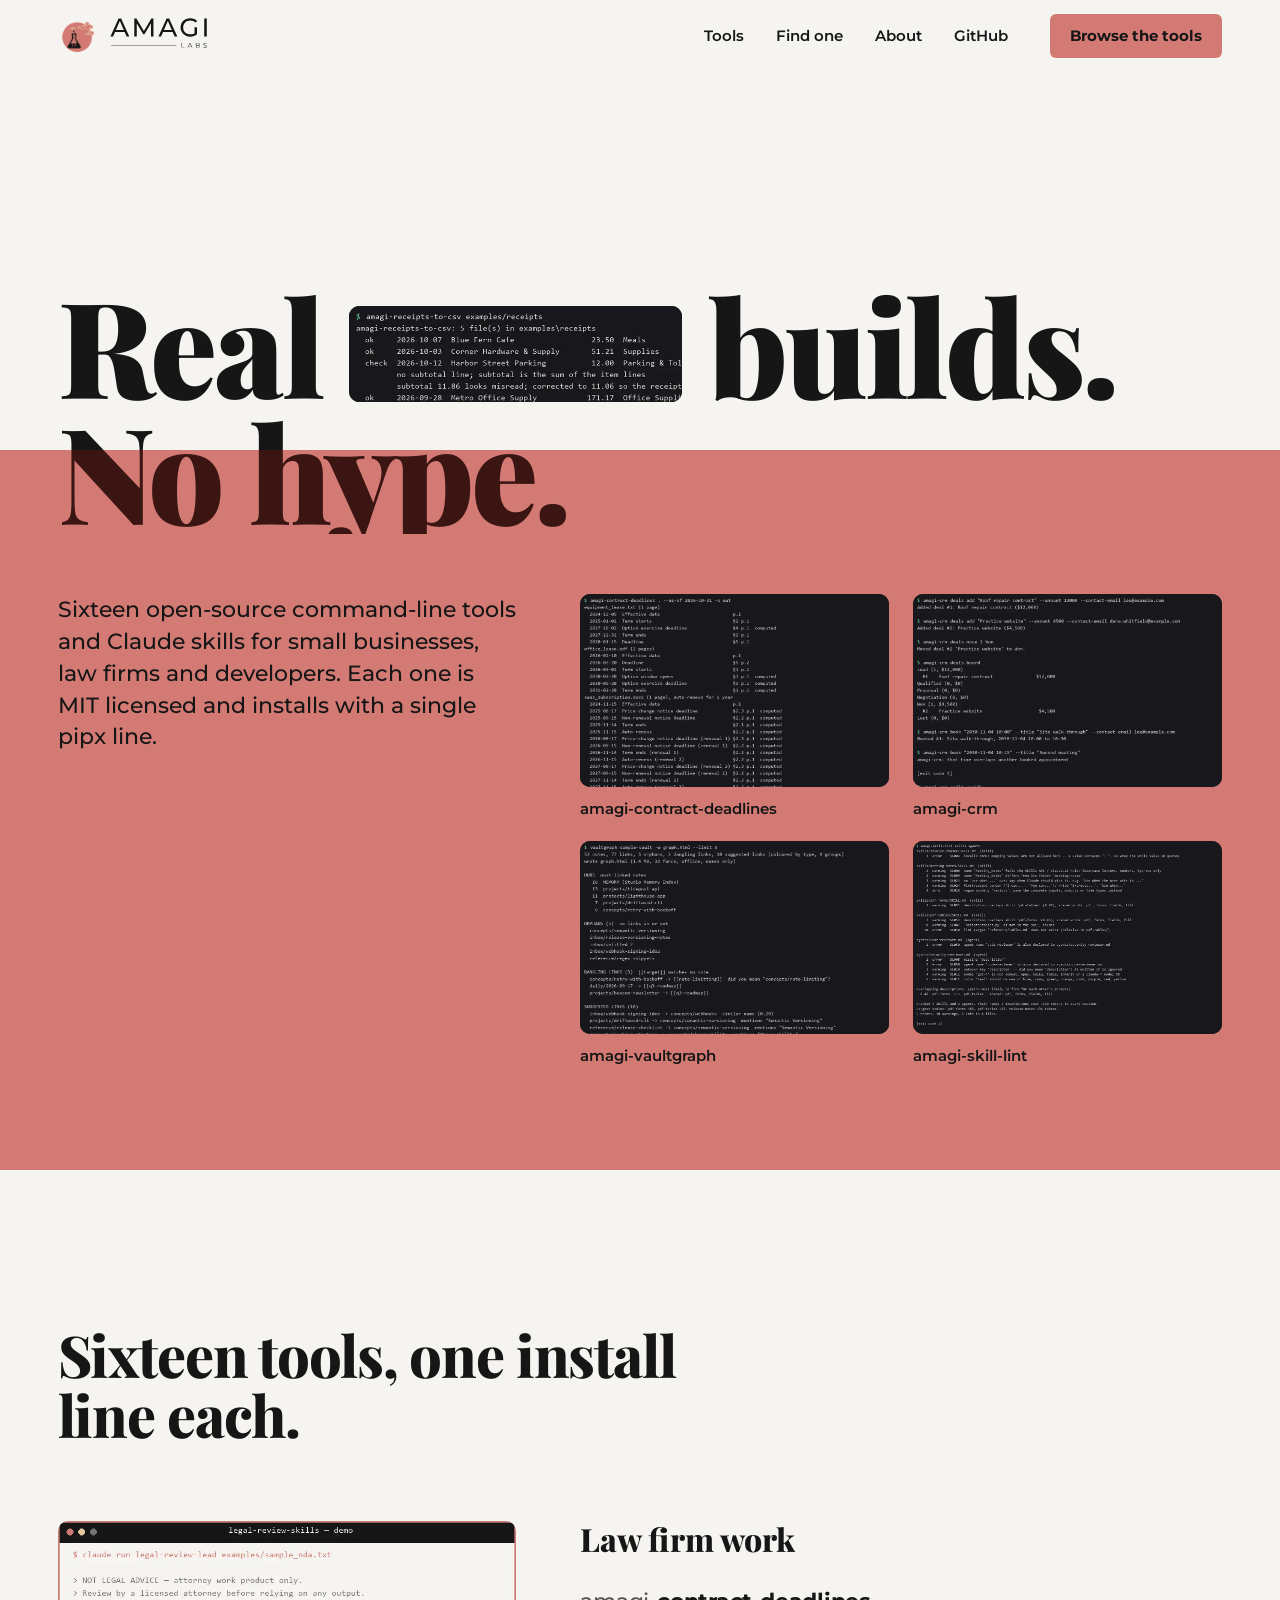
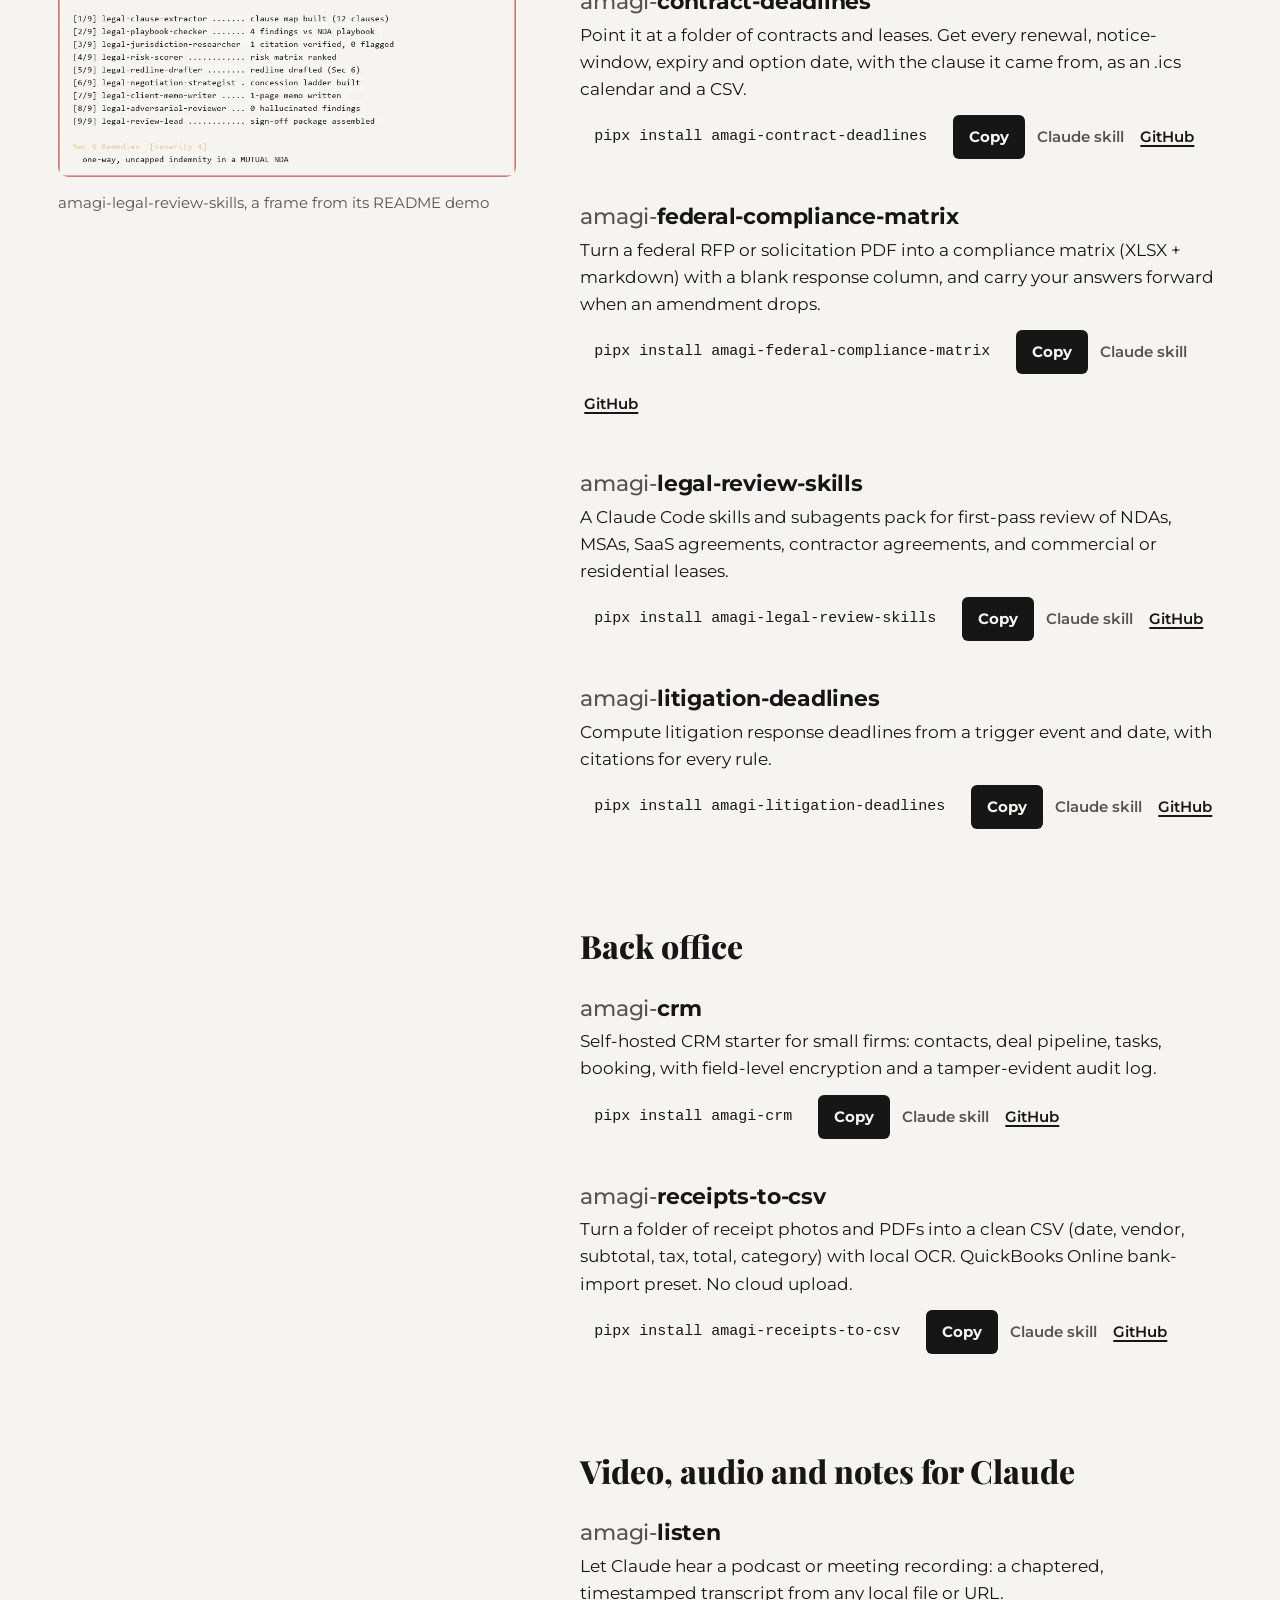
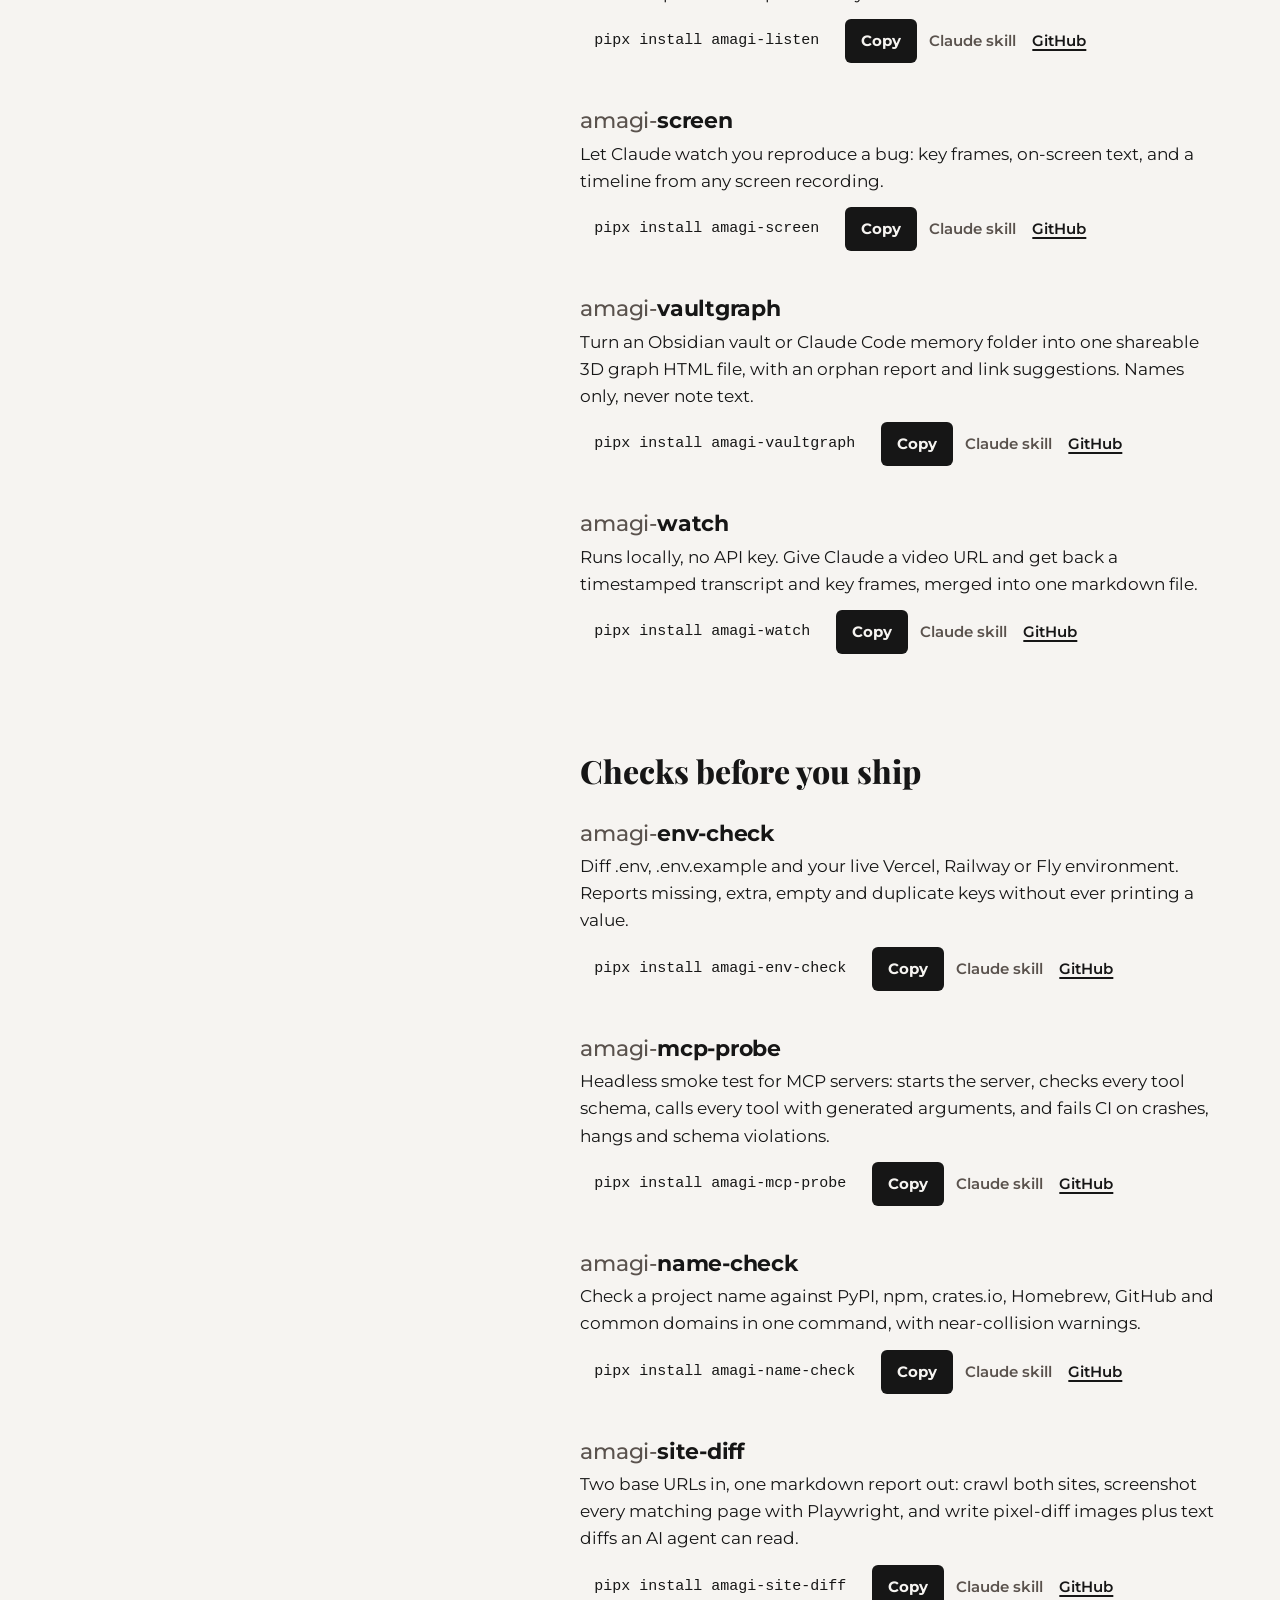
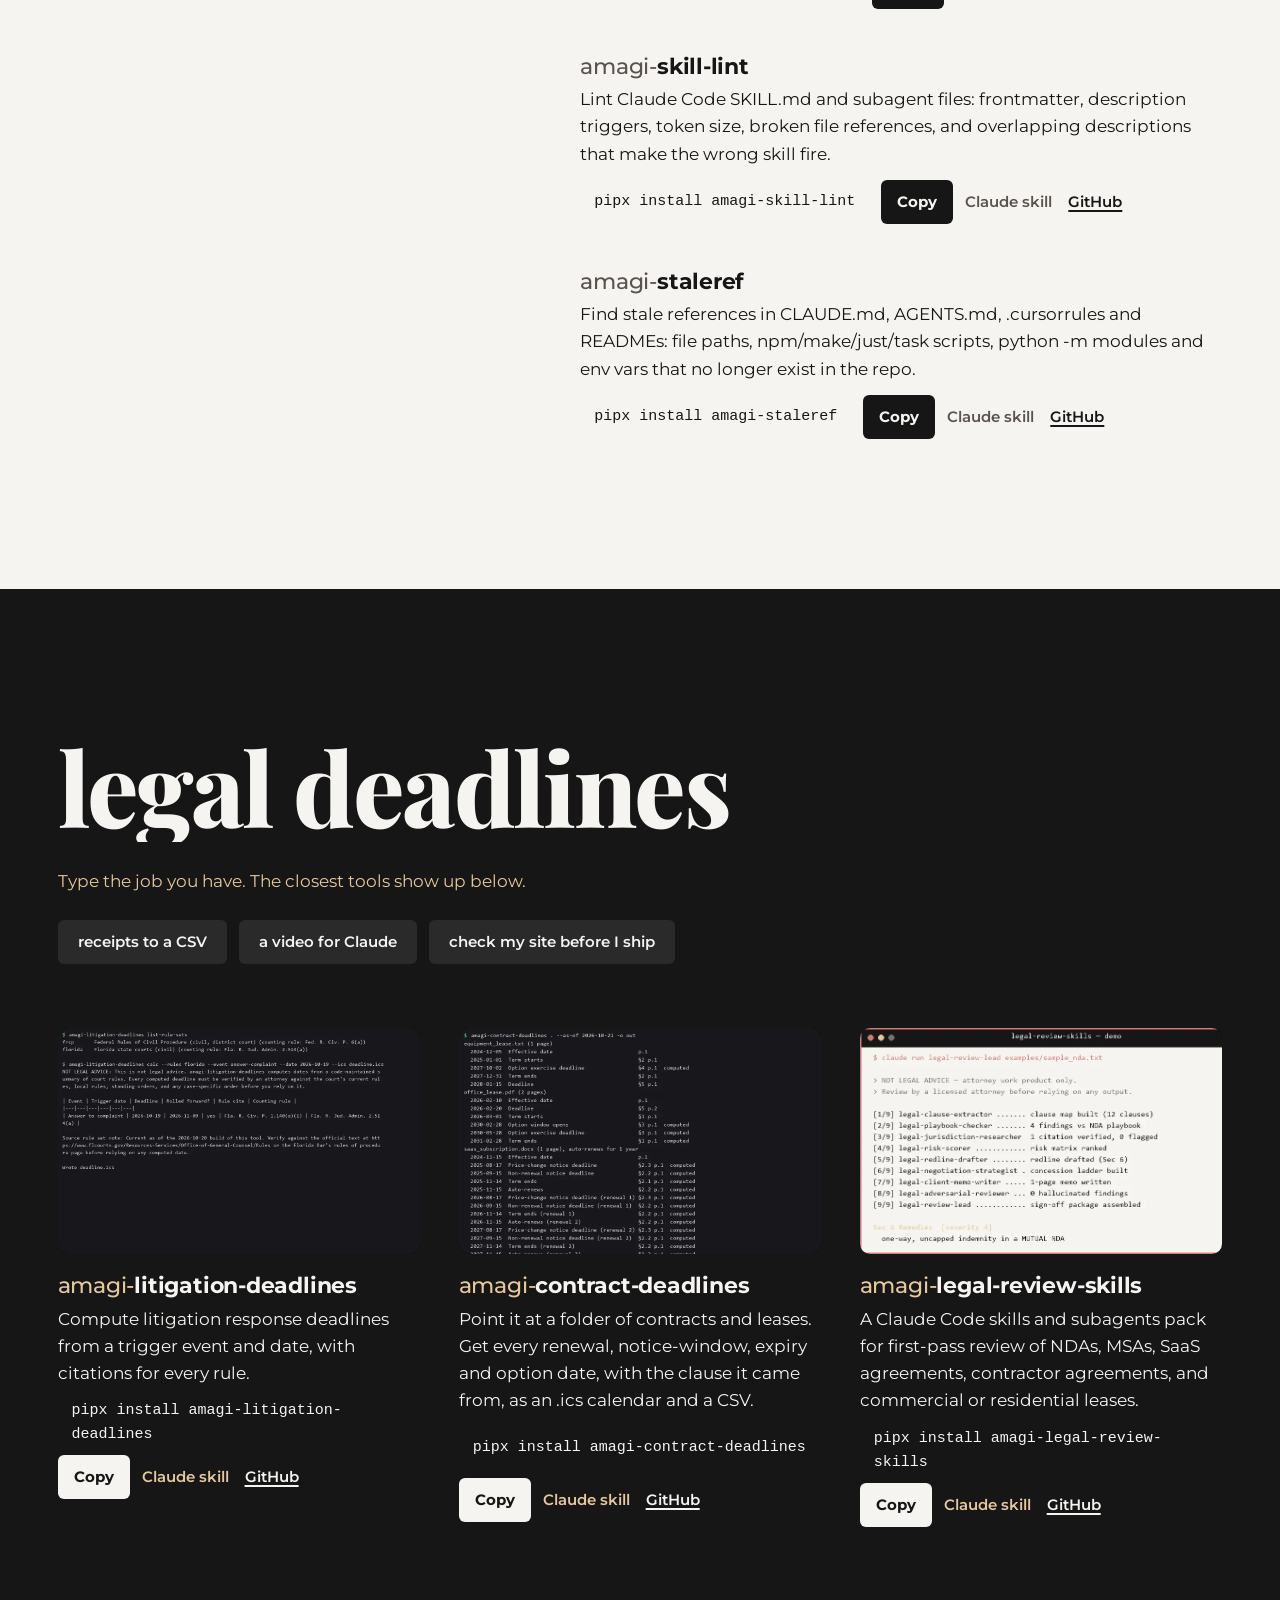
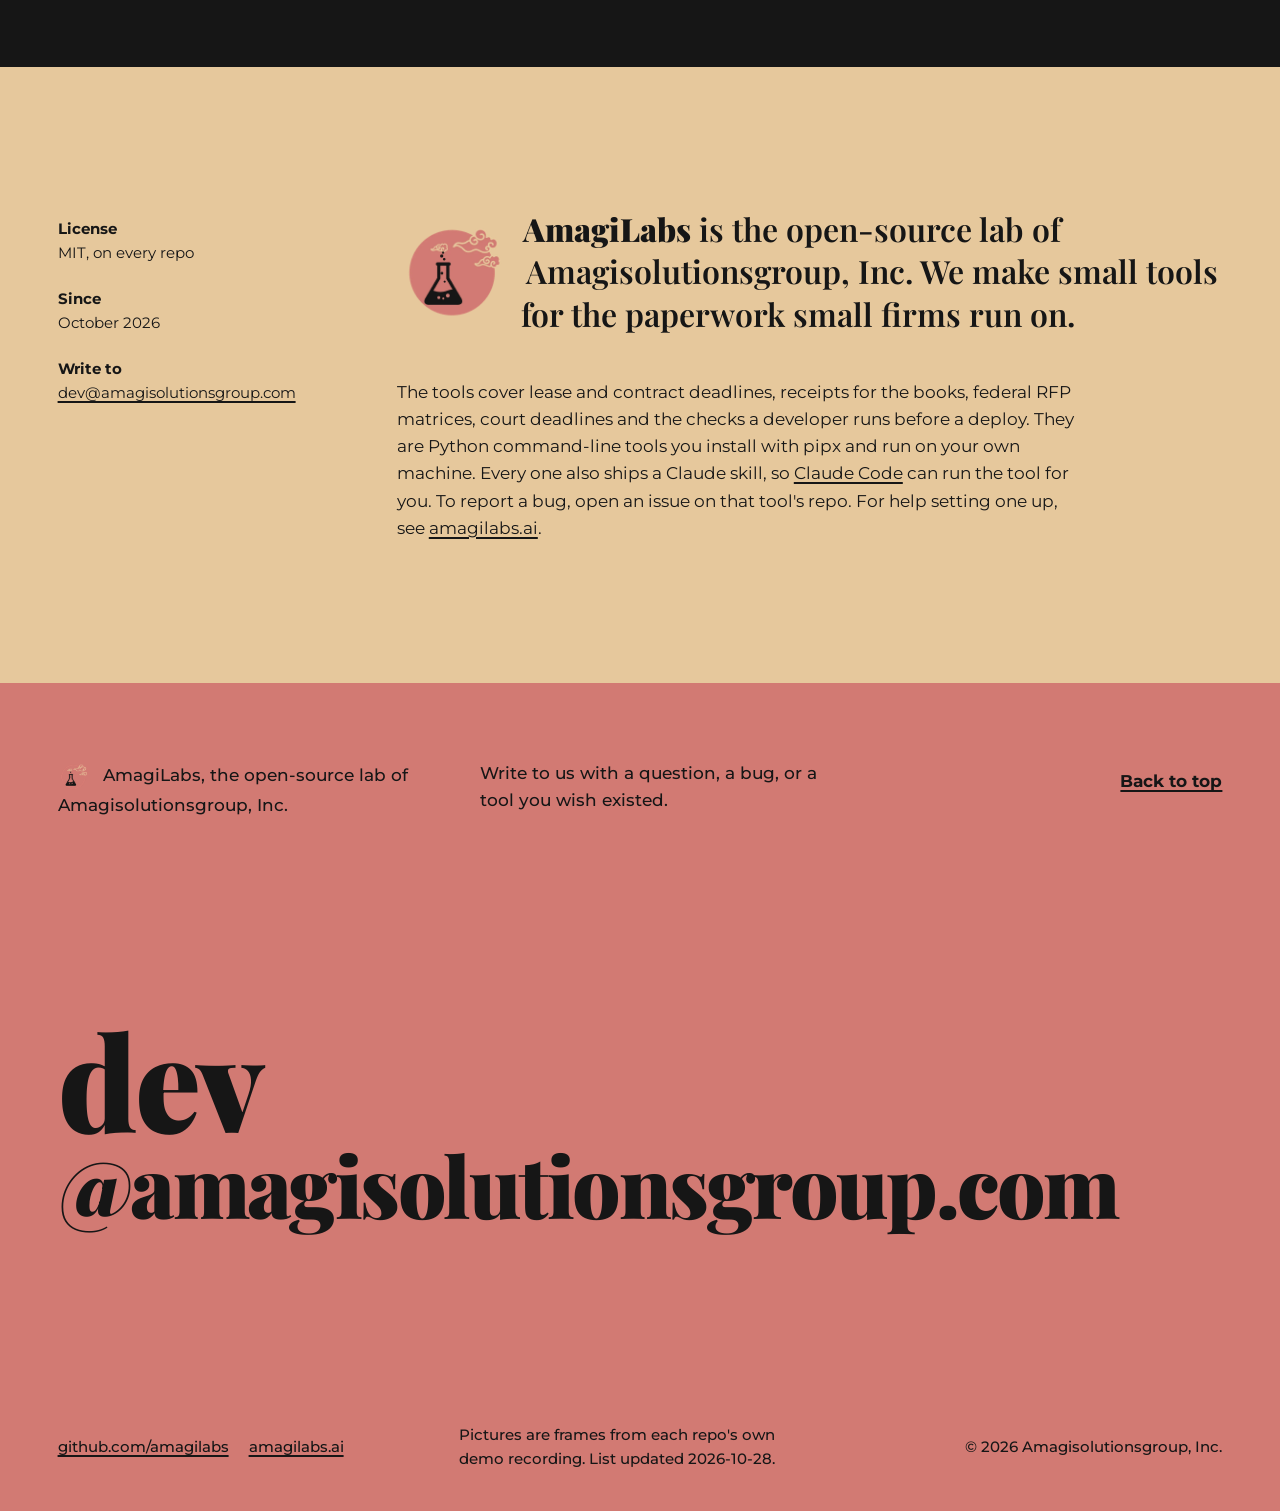
<file: index.html>
<!doctype html>
<html lang="en">
<head>
<meta charset="utf-8">
<meta name="viewport" content="width=device-width, initial-scale=1">
<title>AmagiLabs: open-source CLI tools and Claude skills</title>
<meta name="description" content="Sixteen MIT-licensed command-line tools and Claude skills from Amagisolutionsgroup, Inc. for small businesses, law firms and developers. One pipx line each.">
<link rel="canonical" href="https://amagilabs.github.io/">
<meta name="color-scheme" content="light dark">
<meta name="theme-color" content="#F6F4F1" media="(prefers-color-scheme: light)">
<meta name="theme-color" content="#161616" media="(prefers-color-scheme: dark)">
<link rel="icon" href="favicon.ico" sizes="48x48">
<link rel="icon" href="favicon.svg" type="image/svg+xml">
<link rel="apple-touch-icon" href="apple-touch-icon.png">
<meta property="og:type" content="website">
<meta property="og:site_name" content="AmagiLabs">
<meta property="og:url" content="https://amagilabs.github.io/">
<meta property="og:title" content="AmagiLabs: open-source CLI tools and Claude skills">
<meta property="og:description" content="Sixteen MIT-licensed command-line tools and Claude skills for small businesses, law firms and developers. One pipx line each.">
<meta property="og:image" content="https://amagilabs.github.io/assets/og.png">
<meta property="og:image:width" content="1200">
<meta property="og:image:height" content="630">
<meta property="og:image:alt" content="AmagiLabs. Real builds. No hype.">
<meta name="twitter:card" content="summary_large_image">
<meta name="twitter:title" content="AmagiLabs: open-source CLI tools and Claude skills">
<meta name="twitter:description" content="Sixteen MIT-licensed command-line tools and Claude skills. One pipx line each.">
<meta name="twitter:image" content="https://amagilabs.github.io/assets/og.png">
<link rel="preload" href="assets/fonts/playfair-display-latin.woff2" as="font" type="font/woff2" crossorigin>
<link rel="preload" href="assets/fonts/montserrat-latin.woff2" as="font" type="font/woff2" crossorigin>
<link rel="stylesheet" href="assets/site.css">
<script>document.documentElement.classList.add('js')</script>
<script type="application/ld+json">{"@context":"https://schema.org","@graph":[{"@type":"Organization","@id":"https://amagilabs.github.io/#org","name":"AmagiLabs","legalName":"Amagisolutionsgroup, Inc.","url":"https://amagilabs.github.io/","logo":"https://amagilabs.github.io/assets/brand/amagilabs-icon-512.png","email":"dev@amagisolutionsgroup.com","sameAs":["https://github.com/amagilabs","https://amagilabs.ai"]},{"@type":"WebSite","@id":"https://amagilabs.github.io/#site","url":"https://amagilabs.github.io/","name":"AmagiLabs","publisher":{"@id":"https://amagilabs.github.io/#org"}},{"@type":"ItemList","name":"AmagiLabs open-source tools","numberOfItems":16,"itemListElement":[{"@type":"ListItem","position":1,"item":{"@type":"SoftwareSourceCode","name":"amagi-contract-deadlines","description":"Point it at a folder of contracts and leases. Get every renewal, notice-window, expiry and option date, with the clause it came from, as an .ics calendar and a CSV.","codeRepository":"https://github.com/amagilabs/amagi-contract-deadlines","programmingLanguage":"Python","license":"https://spdx.org/licenses/MIT.html","author":{"@id":"https://amagilabs.github.io/#org"}}},{"@type":"ListItem","position":2,"item":{"@type":"SoftwareSourceCode","name":"amagi-crm","description":"Self-hosted CRM starter for small firms: contacts, deal pipeline, tasks, booking, with field-level encryption and a tamper-evident audit log.","codeRepository":"https://github.com/amagilabs/amagi-crm","programmingLanguage":"Python","license":"https://spdx.org/licenses/MIT.html","author":{"@id":"https://amagilabs.github.io/#org"}}},{"@type":"ListItem","position":3,"item":{"@type":"SoftwareSourceCode","name":"amagi-env-check","description":"Diff .env, .env.example and your live Vercel, Railway or Fly environment. Reports missing, extra, empty and duplicate keys without ever printing a value.","codeRepository":"https://github.com/amagilabs/amagi-env-check","programmingLanguage":"Python","license":"https://spdx.org/licenses/MIT.html","author":{"@id":"https://amagilabs.github.io/#org"}}},{"@type":"ListItem","position":4,"item":{"@type":"SoftwareSourceCode","name":"amagi-federal-compliance-matrix","description":"Turn a federal RFP or solicitation PDF into a compliance matrix (XLSX + markdown) with a blank response column, and carry your answers forward when an amendment drops.","codeRepository":"https://github.com/amagilabs/amagi-federal-compliance-matrix","programmingLanguage":"Python","license":"https://spdx.org/licenses/MIT.html","author":{"@id":"https://amagilabs.github.io/#org"}}},{"@type":"ListItem","position":5,"item":{"@type":"SoftwareSourceCode","name":"amagi-legal-review-skills","description":"A Claude Code skills and subagents pack for first-pass review of NDAs, MSAs, SaaS agreements, contractor agreements, and commercial or residential leases.","codeRepository":"https://github.com/amagilabs/amagi-legal-review-skills","programmingLanguage":"Python","license":"https://spdx.org/licenses/MIT.html","author":{"@id":"https://amagilabs.github.io/#org"}}},{"@type":"ListItem","position":6,"item":{"@type":"SoftwareSourceCode","name":"amagi-listen","description":"Let Claude hear a podcast or meeting recording: a chaptered, timestamped transcript from any local file or URL.","codeRepository":"https://github.com/amagilabs/amagi-listen","programmingLanguage":"Python","license":"https://spdx.org/licenses/MIT.html","author":{"@id":"https://amagilabs.github.io/#org"}}},{"@type":"ListItem","position":7,"item":{"@type":"SoftwareSourceCode","name":"amagi-litigation-deadlines","description":"Compute litigation response deadlines from a trigger event and date, with citations for every rule.","codeRepository":"https://github.com/amagilabs/amagi-litigation-deadlines","programmingLanguage":"Python","license":"https://spdx.org/licenses/MIT.html","author":{"@id":"https://amagilabs.github.io/#org"}}},{"@type":"ListItem","position":8,"item":{"@type":"SoftwareSourceCode","name":"amagi-mcp-probe","description":"Headless smoke test for MCP servers: starts the server, checks every tool schema, calls every tool with generated arguments, and fails CI on crashes, hangs and schema violations.","codeRepository":"https://github.com/amagilabs/amagi-mcp-probe","programmingLanguage":"Python","license":"https://spdx.org/licenses/MIT.html","author":{"@id":"https://amagilabs.github.io/#org"}}},{"@type":"ListItem","position":9,"item":{"@type":"SoftwareSourceCode","name":"amagi-name-check","description":"Check a project name against PyPI, npm, crates.io, Homebrew, GitHub and common domains in one command, with near-collision warnings.","codeRepository":"https://github.com/amagilabs/amagi-name-check","programmingLanguage":"Python","license":"https://spdx.org/licenses/MIT.html","author":{"@id":"https://amagilabs.github.io/#org"}}},{"@type":"ListItem","position":10,"item":{"@type":"SoftwareSourceCode","name":"amagi-receipts-to-csv","description":"Turn a folder of receipt photos and PDFs into a clean CSV (date, vendor, subtotal, tax, total, category) with local OCR. QuickBooks Online bank-import preset. No cloud upload.","codeRepository":"https://github.com/amagilabs/amagi-receipts-to-csv","programmingLanguage":"Python","license":"https://spdx.org/licenses/MIT.html","author":{"@id":"https://amagilabs.github.io/#org"}}},{"@type":"ListItem","position":11,"item":{"@type":"SoftwareSourceCode","name":"amagi-screen","description":"Let Claude watch you reproduce a bug: key frames, on-screen text, and a timeline from any screen recording.","codeRepository":"https://github.com/amagilabs/amagi-screen","programmingLanguage":"Python","license":"https://spdx.org/licenses/MIT.html","author":{"@id":"https://amagilabs.github.io/#org"}}},{"@type":"ListItem","position":12,"item":{"@type":"SoftwareSourceCode","name":"amagi-site-diff","description":"Two base URLs in, one markdown report out: crawl both sites, screenshot every matching page with Playwright, and write pixel-diff images plus text diffs an AI agent can read.","codeRepository":"https://github.com/amagilabs/amagi-site-diff","programmingLanguage":"Python","license":"https://spdx.org/licenses/MIT.html","author":{"@id":"https://amagilabs.github.io/#org"}}},{"@type":"ListItem","position":13,"item":{"@type":"SoftwareSourceCode","name":"amagi-skill-lint","description":"Lint Claude Code SKILL.md and subagent files: frontmatter, description triggers, token size, broken file references, and overlapping descriptions that make the wrong skill fire.","codeRepository":"https://github.com/amagilabs/amagi-skill-lint","programmingLanguage":"Python","license":"https://spdx.org/licenses/MIT.html","author":{"@id":"https://amagilabs.github.io/#org"}}},{"@type":"ListItem","position":14,"item":{"@type":"SoftwareSourceCode","name":"amagi-staleref","description":"Find stale references in CLAUDE.md, AGENTS.md, .cursorrules and READMEs: file paths, npm/make/just/task scripts, python -m modules and env vars that no longer exist in the repo.","codeRepository":"https://github.com/amagilabs/amagi-staleref","programmingLanguage":"Python","license":"https://spdx.org/licenses/MIT.html","author":{"@id":"https://amagilabs.github.io/#org"}}},{"@type":"ListItem","position":15,"item":{"@type":"SoftwareSourceCode","name":"amagi-vaultgraph","description":"Turn an Obsidian vault or Claude Code memory folder into one shareable 3D graph HTML file, with an orphan report and link suggestions. Names only, never note text.","codeRepository":"https://github.com/amagilabs/amagi-vaultgraph","programmingLanguage":"Python","license":"https://spdx.org/licenses/MIT.html","author":{"@id":"https://amagilabs.github.io/#org"}}},{"@type":"ListItem","position":16,"item":{"@type":"SoftwareSourceCode","name":"amagi-watch","description":"Runs locally, no API key. Give Claude a video URL and get back a timestamped transcript and key frames, merged into one markdown file.","codeRepository":"https://github.com/amagilabs/amagi-watch","programmingLanguage":"Python","license":"https://spdx.org/licenses/MIT.html","author":{"@id":"https://amagilabs.github.io/#org"}}}]}]}</script>
</head>
<body>
<a class="skip" href="#main">Skip to the tools</a>

<header class="bar" id="top" data-ink="paper">
  <a class="mark" href="./" aria-label="AmagiLabs home">
    <img src="assets/brand/amagilabs-icon-96.png" width="40" height="40" alt="">
    <span class="wordmark" aria-hidden="true"><svg xmlns="http://www.w3.org/2000/svg" viewBox="668.9 126.3 1384.2 499.9"><path d="M674.88 382.3 788.09 132.3H823.45L937.02 382.3H899.52L798.45 152.3H812.74L711.67 382.3ZM723.09 319.8 732.74 291.23H873.45L883.81 319.8ZM1006.31 382.3V132.3H1035.59L1147.74 321.23H1132.02L1242.74 132.3H1272.02L1272.38 382.3H1238.09L1237.74 186.23H1245.95L1147.38 351.94H1130.95L1031.67 186.23H1040.59V382.3ZM1341.67 382.3 1454.88 132.3H1490.24L1603.81 382.3H1566.31L1465.24 152.3H1479.52L1378.45 382.3ZM1389.88 319.8 1399.52 291.23H1540.24L1550.59 319.8ZM1782.38 385.16Q1753.45 385.16 1729.17 375.69Q1704.88 366.23 1687.02 348.91Q1669.17 331.59 1659.17 308.37Q1649.17 285.16 1649.17 257.3Q1649.17 229.44 1659.17 206.23Q1669.17 183.01 1687.2 165.69Q1705.24 148.37 1729.52 138.91Q1753.81 129.44 1783.09 129.44Q1812.74 129.44 1837.38 139.09Q1862.02 148.73 1879.17 168.01L1857.02 190.16Q1841.67 175.16 1823.63 168.19Q1805.59 161.23 1784.52 161.23Q1763.09 161.23 1744.7 168.37Q1726.31 175.51 1712.92 188.37Q1699.52 201.23 1692.2 218.91Q1684.88 236.59 1684.88 257.3Q1684.88 277.66 1692.2 295.34Q1699.52 313.01 1712.92 326.05Q1726.31 339.09 1744.52 346.23Q1762.74 353.37 1784.17 353.37Q1804.17 353.37 1822.56 347.12Q1840.95 340.87 1856.67 326.23L1877.02 353.37Q1858.45 369.09 1833.63 377.12Q1808.81 385.16 1782.38 385.16ZM1877.02 353.37 1842.74 348.73V255.87H1877.02ZM1977.38 382.3V132.3H2013.09V382.3Z" fill="currentColor"/><rect x="684.88" y="502.05" width="906.27" height="5.50" fill="currentColor"/><path d="M1662.65 537.3V472.3H1669.52V531.36H1705.92V537.3ZM1745.94 537.3 1775.66 472.3H1782.44L1812.15 537.3H1804.91L1777.61 476.29H1780.39L1753.09 537.3ZM1757.64 519.94 1759.69 514.36H1797.48L1799.52 519.94ZM1861.92 537.3V472.3H1889.97Q1900.83 472.3 1906.82 476.66Q1912.81 481.03 1912.81 489.01Q1912.81 494.31 1910.35 497.93Q1907.89 501.55 1903.66 503.41Q1899.44 505.26 1894.42 505.26L1896 503.04Q1902.22 503.04 1906.73 504.94Q1911.23 506.84 1913.74 510.6Q1916.24 514.36 1916.24 519.94Q1916.24 528.2 1910.16 532.75Q1904.08 537.3 1891.82 537.3ZM1868.79 531.64H1891.73Q1900.27 531.64 1904.82 528.71Q1909.37 525.79 1909.37 519.38Q1909.37 513.06 1904.82 510.14Q1900.27 507.21 1891.73 507.21H1868.05V501.55H1889.5Q1897.3 501.55 1901.62 498.58Q1905.94 495.61 1905.94 489.76Q1905.94 483.81 1901.62 480.89Q1897.3 477.96 1889.5 477.96H1868.79ZM1988.86 537.86Q1981.62 537.86 1974.98 535.49Q1968.34 533.12 1964.72 529.41L1967.41 524.11Q1970.84 527.46 1976.65 529.73Q1982.45 532.01 1988.86 532.01Q1994.99 532.01 1998.84 530.47Q2002.69 528.94 2004.51 526.34Q2006.32 523.74 2006.32 520.59Q2006.32 516.78 2004.13 514.46Q2001.95 512.14 1998.42 510.79Q1994.89 509.44 1990.62 508.42Q1986.35 507.4 1982.08 506.24Q1977.81 505.08 1974.23 503.13Q1970.66 501.18 1968.48 497.97Q1966.29 494.77 1966.29 489.57Q1966.29 484.74 1968.85 480.7Q1971.4 476.66 1976.69 474.2Q1981.99 471.74 1990.25 471.74Q1995.73 471.74 2001.12 473.27Q2006.5 474.81 2010.4 477.5L2008.08 482.98Q2003.9 480.19 1999.21 478.89Q1994.52 477.59 1990.16 477.59Q1984.31 477.59 1980.5 479.17Q1976.69 480.75 1974.88 483.4Q1973.07 486.04 1973.07 489.39Q1973.07 493.19 1975.26 495.51Q1977.44 497.84 1981.01 499.14Q1984.59 500.44 1988.86 501.46Q1993.13 502.48 1997.36 503.69Q2001.58 504.89 2005.16 506.8Q2008.73 508.7 2010.91 511.86Q2013.09 515.01 2013.09 520.12Q2013.09 524.86 2010.49 528.9Q2007.89 532.94 2002.56 535.4Q1997.22 537.86 1988.86 537.86Z" fill="currentColor"/></svg></span>
  </a>
  <nav class="nav" aria-label="Main">
    <a href="#tools">Tools</a>
    <a href="#find">Find one</a>
    <a href="#about">About</a>
    <a href="https://github.com/amagilabs">GitHub</a>
  </nav>
  <details class="menu">
    <summary>Menu</summary>
    <nav aria-label="Main, small screens">
      <a href="#tools">Tools</a>
      <a href="#find">Find one</a>
      <a href="#about">About</a>
      <a href="https://github.com/amagilabs">GitHub</a>
    </nav>
  </details>
  <a class="action" href="#tools">Browse the tools</a>
</header>

<main id="main">
<section class="hero" aria-labelledby="hero-title">
  <div class="field field-top" data-chapter="paper"></div>
  <div class="field field-low" data-chapter="clay"></div>
  <h1 id="hero-title" class="hero-type">
    <span class="headline ink-top">
      <span class="line">Real <span class="slot" aria-hidden="true"><video class="slot-clip" src="assets/media/hero.mp4" poster="assets/media/hero.webp" width="640" height="256" muted loop playsinline autoplay preload="metadata" aria-hidden="true" tabindex="-1"></video></span> builds.</span>
      <span class="line">No hype.</span>
    </span>
    <span class="headline ink-low" aria-hidden="true">
      <span class="line">Real <span class="slot"></span> builds.</span>
      <span class="line">No hype.</span>
    </span>
  </h1>
  <div class="hero-more">
    <p class="hero-sub" data-reveal>Sixteen open-source command-line tools and Claude skills for small businesses, law firms and developers. Each one is MIT licensed and installs with a single pipx line.</p>
    <ul class="hero-shots" aria-label="Four of the tools, as their demos show them">
<li data-reveal><a href="#amagi-contract-deadlines"><img src="assets/shots/amagi-contract-deadlines.webp" width="1028" height="948" alt="Terminal frame from the amagi-contract-deadlines demo" decoding="async"><span>amagi-contract-deadlines</span></a></li>
<li data-reveal><a href="#amagi-crm"><img src="assets/shots/amagi-crm.webp" width="1028" height="718" alt="Terminal frame from the amagi-crm demo" decoding="async"><span>amagi-crm</span></a></li>
<li data-reveal><a href="#amagi-vaultgraph"><img src="assets/shots/amagi-vaultgraph.webp" width="1028" height="810" alt="Terminal frame from the amagi-vaultgraph demo" decoding="async"><span>amagi-vaultgraph</span></a></li>
<li data-reveal><a href="#amagi-skill-lint"><img src="assets/shots/amagi-skill-lint.webp" width="1200" height="832" alt="Terminal frame from the amagi-skill-lint demo" decoding="async"><span>amagi-skill-lint</span></a></li>
    </ul>
  </div>
</section>

<section class="tools" id="tools" data-chapter="paper" aria-labelledby="tools-title">
  <h2 id="tools-title" class="statement" data-reveal>Sixteen tools, one install line each.</h2>
  <div class="tools-grid">
    <figure class="preview" aria-live="off">
      <img class="preview-img" src="assets/shots/amagi-legal-review-skills.webp" width="860" height="480" alt="Terminal frame from the amagi-legal-review-skills demo recording" loading="lazy" decoding="async">
      <figcaption class="preview-cap">amagi-legal-review-skills, a frame from its README demo</figcaption>
    </figure>
    <div class="table">
<div class="group"><h3 class="group-name" data-reveal>Law firm work</h3><ul class="rows">
<li class="row" id="amagi-contract-deadlines" data-shot="assets/shots/amagi-contract-deadlines.webp" data-w="1028" data-h="948" data-reveal><div class="row-body"><h4 class="row-name"><a href="https://github.com/amagilabs/amagi-contract-deadlines"><span class="pre">amagi-</span>contract-deadlines</a></h4><p class="row-desc">Point it at a folder of contracts and leases. Get every renewal, notice-window, expiry and option date, with the clause it came from, as an .ics calendar and a CSV.</p><div class="row-meta"><code class="cmd">pipx install amagi-contract-deadlines</code><button class="copy" type="button" data-copy="pipx install amagi-contract-deadlines" aria-label="Copy the install command for amagi-contract-deadlines">Copy</button><span class="tag">Claude skill</span><a class="gh" href="https://github.com/amagilabs/amagi-contract-deadlines">GitHub<span class="sr-only">: amagi-contract-deadlines</span></a></div></div></li>
<li class="row" id="amagi-federal-compliance-matrix" data-shot="assets/shots/amagi-federal-compliance-matrix.webp" data-w="1148" data-h="718" data-reveal><div class="row-body"><h4 class="row-name"><a href="https://github.com/amagilabs/amagi-federal-compliance-matrix"><span class="pre">amagi-</span>federal-compliance-matrix</a></h4><p class="row-desc">Turn a federal RFP or solicitation PDF into a compliance matrix (XLSX + markdown) with a blank response column, and carry your answers forward when an amendment drops.</p><div class="row-meta"><code class="cmd">pipx install amagi-federal-compliance-matrix</code><button class="copy" type="button" data-copy="pipx install amagi-federal-compliance-matrix" aria-label="Copy the install command for amagi-federal-compliance-matrix">Copy</button><span class="tag">Claude skill</span><a class="gh" href="https://github.com/amagilabs/amagi-federal-compliance-matrix">GitHub<span class="sr-only">: amagi-federal-compliance-matrix</span></a></div></div></li>
<li class="row" id="amagi-legal-review-skills" data-shot="assets/shots/amagi-legal-review-skills.webp" data-w="860" data-h="480" data-reveal><div class="row-body"><h4 class="row-name"><a href="https://github.com/amagilabs/amagi-legal-review-skills"><span class="pre">amagi-</span>legal-review-skills</a></h4><p class="row-desc">A Claude Code skills and subagents pack for first-pass review of NDAs, MSAs, SaaS agreements, contractor agreements, and commercial or residential leases.</p><div class="row-meta"><code class="cmd">pipx install amagi-legal-review-skills</code><button class="copy" type="button" data-copy="pipx install amagi-legal-review-skills" aria-label="Copy the install command for amagi-legal-review-skills">Copy</button><span class="tag">Claude skill</span><a class="gh" href="https://github.com/amagilabs/amagi-legal-review-skills">GitHub<span class="sr-only">: amagi-legal-review-skills</span></a></div></div></li>
<li class="row" id="amagi-litigation-deadlines" data-shot="assets/shots/amagi-litigation-deadlines.webp" data-w="1128" data-h="718" data-reveal><div class="row-body"><h4 class="row-name"><a href="https://github.com/amagilabs/amagi-litigation-deadlines"><span class="pre">amagi-</span>litigation-deadlines</a></h4><p class="row-desc">Compute litigation response deadlines from a trigger event and date, with citations for every rule.</p><div class="row-meta"><code class="cmd">pipx install amagi-litigation-deadlines</code><button class="copy" type="button" data-copy="pipx install amagi-litigation-deadlines" aria-label="Copy the install command for amagi-litigation-deadlines">Copy</button><span class="tag">Claude skill</span><a class="gh" href="https://github.com/amagilabs/amagi-litigation-deadlines">GitHub<span class="sr-only">: amagi-litigation-deadlines</span></a></div></div></li>
</ul></div>
<div class="group"><h3 class="group-name" data-reveal>Back office</h3><ul class="rows">
<li class="row" id="amagi-crm" data-shot="assets/shots/amagi-crm.webp" data-w="1028" data-h="718" data-reveal><div class="row-body"><h4 class="row-name"><a href="https://github.com/amagilabs/amagi-crm"><span class="pre">amagi-</span>crm</a></h4><p class="row-desc">Self-hosted CRM starter for small firms: contacts, deal pipeline, tasks, booking, with field-level encryption and a tamper-evident audit log.</p><div class="row-meta"><code class="cmd">pipx install amagi-crm</code><button class="copy" type="button" data-copy="pipx install amagi-crm" aria-label="Copy the install command for amagi-crm">Copy</button><span class="tag">Claude skill</span><a class="gh" href="https://github.com/amagilabs/amagi-crm">GitHub<span class="sr-only">: amagi-crm</span></a></div></div></li>
<li class="row" id="amagi-receipts-to-csv" data-shot="assets/shots/amagi-receipts-to-csv.webp" data-w="1068" data-h="718" data-reveal><div class="row-body"><h4 class="row-name"><a href="https://github.com/amagilabs/amagi-receipts-to-csv"><span class="pre">amagi-</span>receipts-to-csv</a></h4><p class="row-desc">Turn a folder of receipt photos and PDFs into a clean CSV (date, vendor, subtotal, tax, total, category) with local OCR. QuickBooks Online bank-import preset. No cloud upload.</p><div class="row-meta"><code class="cmd">pipx install amagi-receipts-to-csv</code><button class="copy" type="button" data-copy="pipx install amagi-receipts-to-csv" aria-label="Copy the install command for amagi-receipts-to-csv">Copy</button><span class="tag">Claude skill</span><a class="gh" href="https://github.com/amagilabs/amagi-receipts-to-csv">GitHub<span class="sr-only">: amagi-receipts-to-csv</span></a></div></div></li>
</ul></div>
<div class="group"><h3 class="group-name" data-reveal>Video, audio and notes for Claude</h3><ul class="rows">
<li class="row" id="amagi-listen" data-shot="assets/shots/amagi-listen.webp" data-w="320" data-h="120" data-reveal><div class="row-body"><h4 class="row-name"><a href="https://github.com/amagilabs/amagi-listen"><span class="pre">amagi-</span>listen</a></h4><p class="row-desc">Let Claude hear a podcast or meeting recording: a chaptered, timestamped transcript from any local file or URL.</p><div class="row-meta"><code class="cmd">pipx install amagi-listen</code><button class="copy" type="button" data-copy="pipx install amagi-listen" aria-label="Copy the install command for amagi-listen">Copy</button><span class="tag">Claude skill</span><a class="gh" href="https://github.com/amagilabs/amagi-listen">GitHub<span class="sr-only">: amagi-listen</span></a></div></div></li>
<li class="row" id="amagi-screen" data-shot="assets/shots/amagi-screen.webp" data-w="320" data-h="180" data-reveal><div class="row-body"><h4 class="row-name"><a href="https://github.com/amagilabs/amagi-screen"><span class="pre">amagi-</span>screen</a></h4><p class="row-desc">Let Claude watch you reproduce a bug: key frames, on-screen text, and a timeline from any screen recording.</p><div class="row-meta"><code class="cmd">pipx install amagi-screen</code><button class="copy" type="button" data-copy="pipx install amagi-screen" aria-label="Copy the install command for amagi-screen">Copy</button><span class="tag">Claude skill</span><a class="gh" href="https://github.com/amagilabs/amagi-screen">GitHub<span class="sr-only">: amagi-screen</span></a></div></div></li>
<li class="row" id="amagi-vaultgraph" data-shot="assets/shots/amagi-vaultgraph.webp" data-w="1028" data-h="810" data-reveal><div class="row-body"><h4 class="row-name"><a href="https://github.com/amagilabs/amagi-vaultgraph"><span class="pre">amagi-</span>vaultgraph</a></h4><p class="row-desc">Turn an Obsidian vault or Claude Code memory folder into one shareable 3D graph HTML file, with an orphan report and link suggestions. Names only, never note text.</p><div class="row-meta"><code class="cmd">pipx install amagi-vaultgraph</code><button class="copy" type="button" data-copy="pipx install amagi-vaultgraph" aria-label="Copy the install command for amagi-vaultgraph">Copy</button><span class="tag">Claude skill</span><a class="gh" href="https://github.com/amagilabs/amagi-vaultgraph">GitHub<span class="sr-only">: amagi-vaultgraph</span></a></div></div></li>
<li class="row" id="amagi-watch" data-reveal><div class="row-body"><h4 class="row-name"><a href="https://github.com/amagilabs/amagi-watch"><span class="pre">amagi-</span>watch</a></h4><p class="row-desc">Runs locally, no API key. Give Claude a video URL and get back a timestamped transcript and key frames, merged into one markdown file.</p><div class="row-meta"><code class="cmd">pipx install amagi-watch</code><button class="copy" type="button" data-copy="pipx install amagi-watch" aria-label="Copy the install command for amagi-watch">Copy</button><span class="tag">Claude skill</span><a class="gh" href="https://github.com/amagilabs/amagi-watch">GitHub<span class="sr-only">: amagi-watch</span></a></div></div></li>
</ul></div>
<div class="group"><h3 class="group-name" data-reveal>Checks before you ship</h3><ul class="rows">
<li class="row" id="amagi-env-check" data-shot="assets/shots/amagi-env-check.webp" data-w="1028" data-h="672" data-reveal><div class="row-body"><h4 class="row-name"><a href="https://github.com/amagilabs/amagi-env-check"><span class="pre">amagi-</span>env-check</a></h4><p class="row-desc">Diff .env, .env.example and your live Vercel, Railway or Fly environment. Reports missing, extra, empty and duplicate keys without ever printing a value.</p><div class="row-meta"><code class="cmd">pipx install amagi-env-check</code><button class="copy" type="button" data-copy="pipx install amagi-env-check" aria-label="Copy the install command for amagi-env-check">Copy</button><span class="tag">Claude skill</span><a class="gh" href="https://github.com/amagilabs/amagi-env-check">GitHub<span class="sr-only">: amagi-env-check</span></a></div></div></li>
<li class="row" id="amagi-mcp-probe" data-shot="assets/shots/amagi-mcp-probe.webp" data-w="1200" data-h="762" data-reveal><div class="row-body"><h4 class="row-name"><a href="https://github.com/amagilabs/amagi-mcp-probe"><span class="pre">amagi-</span>mcp-probe</a></h4><p class="row-desc">Headless smoke test for MCP servers: starts the server, checks every tool schema, calls every tool with generated arguments, and fails CI on crashes, hangs and schema violations.</p><div class="row-meta"><code class="cmd">pipx install amagi-mcp-probe</code><button class="copy" type="button" data-copy="pipx install amagi-mcp-probe" aria-label="Copy the install command for amagi-mcp-probe">Copy</button><span class="tag">Claude skill</span><a class="gh" href="https://github.com/amagilabs/amagi-mcp-probe">GitHub<span class="sr-only">: amagi-mcp-probe</span></a></div></div></li>
<li class="row" id="amagi-name-check" data-shot="assets/shots/amagi-name-check.webp" data-w="1028" data-h="672" data-reveal><div class="row-body"><h4 class="row-name"><a href="https://github.com/amagilabs/amagi-name-check"><span class="pre">amagi-</span>name-check</a></h4><p class="row-desc">Check a project name against PyPI, npm, crates.io, Homebrew, GitHub and common domains in one command, with near-collision warnings.</p><div class="row-meta"><code class="cmd">pipx install amagi-name-check</code><button class="copy" type="button" data-copy="pipx install amagi-name-check" aria-label="Copy the install command for amagi-name-check">Copy</button><span class="tag">Claude skill</span><a class="gh" href="https://github.com/amagilabs/amagi-name-check">GitHub<span class="sr-only">: amagi-name-check</span></a></div></div></li>
<li class="row" id="amagi-site-diff" data-shot="assets/shots/amagi-site-diff.webp" data-w="1200" data-h="282" data-reveal><div class="row-body"><h4 class="row-name"><a href="https://github.com/amagilabs/amagi-site-diff"><span class="pre">amagi-</span>site-diff</a></h4><p class="row-desc">Two base URLs in, one markdown report out: crawl both sites, screenshot every matching page with Playwright, and write pixel-diff images plus text diffs an AI agent can read.</p><div class="row-meta"><code class="cmd">pipx install amagi-site-diff</code><button class="copy" type="button" data-copy="pipx install amagi-site-diff" aria-label="Copy the install command for amagi-site-diff">Copy</button><span class="tag">Claude skill</span><a class="gh" href="https://github.com/amagilabs/amagi-site-diff">GitHub<span class="sr-only">: amagi-site-diff</span></a></div></div></li>
<li class="row" id="amagi-skill-lint" data-shot="assets/shots/amagi-skill-lint.webp" data-w="1200" data-h="832" data-reveal><div class="row-body"><h4 class="row-name"><a href="https://github.com/amagilabs/amagi-skill-lint"><span class="pre">amagi-</span>skill-lint</a></h4><p class="row-desc">Lint Claude Code SKILL.md and subagent files: frontmatter, description triggers, token size, broken file references, and overlapping descriptions that make the wrong skill fire.</p><div class="row-meta"><code class="cmd">pipx install amagi-skill-lint</code><button class="copy" type="button" data-copy="pipx install amagi-skill-lint" aria-label="Copy the install command for amagi-skill-lint">Copy</button><span class="tag">Claude skill</span><a class="gh" href="https://github.com/amagilabs/amagi-skill-lint">GitHub<span class="sr-only">: amagi-skill-lint</span></a></div></div></li>
<li class="row" id="amagi-staleref" data-shot="assets/shots/amagi-staleref.webp" data-w="1200" data-h="472" data-reveal><div class="row-body"><h4 class="row-name"><a href="https://github.com/amagilabs/amagi-staleref"><span class="pre">amagi-</span>staleref</a></h4><p class="row-desc">Find stale references in CLAUDE.md, AGENTS.md, .cursorrules and READMEs: file paths, npm/make/just/task scripts, python -m modules and env vars that no longer exist in the repo.</p><div class="row-meta"><code class="cmd">pipx install amagi-staleref</code><button class="copy" type="button" data-copy="pipx install amagi-staleref" aria-label="Copy the install command for amagi-staleref">Copy</button><span class="tag">Claude skill</span><a class="gh" href="https://github.com/amagilabs/amagi-staleref">GitHub<span class="sr-only">: amagi-staleref</span></a></div></div></li>
</ul></div>
    </div>
  </div>
</section>

<section class="find" id="find" data-chapter="ink" aria-labelledby="find-title">
  <h2 id="find-title" class="sr-only">Find a tool for the job</h2>
  <div class="find-box">
    <label for="find-q" class="sr-only">Describe the job in a few words</label>
    <input id="find-q" class="find-q" type="search" value="legal deadlines" autocomplete="off" spellcheck="false" aria-describedby="find-help" aria-controls="find-out">
    <p id="find-help" class="find-help">Type the job you have. The closest tools show up below.</p>
    <div class="find-try" role="group" aria-label="Examples">
      <button type="button" data-q="receipts to a CSV">receipts to a CSV</button>
      <button type="button" data-q="a video for Claude">a video for Claude</button>
      <button type="button" data-q="check my site before I ship">check my site before I ship</button>
    </div>
    <ol class="find-out" id="find-out" aria-live="polite">
<li class="hit" data-shot="assets/shots/amagi-litigation-deadlines.webp" data-w="1128" data-h="718" data-reveal><img class="hit-pic" src="assets/shots/amagi-litigation-deadlines.webp" width="1128" height="718" alt="Terminal frame from the amagi-litigation-deadlines demo" loading="lazy" decoding="async"><div class="row-body"><h3 class="row-name"><a href="https://github.com/amagilabs/amagi-litigation-deadlines"><span class="pre">amagi-</span>litigation-deadlines</a></h3><p class="row-desc">Compute litigation response deadlines from a trigger event and date, with citations for every rule.</p><div class="row-meta"><code class="cmd">pipx install amagi-litigation-deadlines</code><button class="copy" type="button" data-copy="pipx install amagi-litigation-deadlines" aria-label="Copy the install command for amagi-litigation-deadlines">Copy</button><span class="tag">Claude skill</span><a class="gh" href="https://github.com/amagilabs/amagi-litigation-deadlines">GitHub<span class="sr-only">: amagi-litigation-deadlines</span></a></div></div></li>
<li class="hit" data-shot="assets/shots/amagi-contract-deadlines.webp" data-w="1028" data-h="948" data-reveal><img class="hit-pic" src="assets/shots/amagi-contract-deadlines.webp" width="1028" height="948" alt="Terminal frame from the amagi-contract-deadlines demo" loading="lazy" decoding="async"><div class="row-body"><h3 class="row-name"><a href="https://github.com/amagilabs/amagi-contract-deadlines"><span class="pre">amagi-</span>contract-deadlines</a></h3><p class="row-desc">Point it at a folder of contracts and leases. Get every renewal, notice-window, expiry and option date, with the clause it came from, as an .ics calendar and a CSV.</p><div class="row-meta"><code class="cmd">pipx install amagi-contract-deadlines</code><button class="copy" type="button" data-copy="pipx install amagi-contract-deadlines" aria-label="Copy the install command for amagi-contract-deadlines">Copy</button><span class="tag">Claude skill</span><a class="gh" href="https://github.com/amagilabs/amagi-contract-deadlines">GitHub<span class="sr-only">: amagi-contract-deadlines</span></a></div></div></li>
<li class="hit" data-shot="assets/shots/amagi-legal-review-skills.webp" data-w="860" data-h="480" data-reveal><img class="hit-pic" src="assets/shots/amagi-legal-review-skills.webp" width="860" height="480" alt="Terminal frame from the amagi-legal-review-skills demo" loading="lazy" decoding="async"><div class="row-body"><h3 class="row-name"><a href="https://github.com/amagilabs/amagi-legal-review-skills"><span class="pre">amagi-</span>legal-review-skills</a></h3><p class="row-desc">A Claude Code skills and subagents pack for first-pass review of NDAs, MSAs, SaaS agreements, contractor agreements, and commercial or residential leases.</p><div class="row-meta"><code class="cmd">pipx install amagi-legal-review-skills</code><button class="copy" type="button" data-copy="pipx install amagi-legal-review-skills" aria-label="Copy the install command for amagi-legal-review-skills">Copy</button><span class="tag">Claude skill</span><a class="gh" href="https://github.com/amagilabs/amagi-legal-review-skills">GitHub<span class="sr-only">: amagi-legal-review-skills</span></a></div></div></li>
    </ol>
  </div>
</section>

<section class="about" id="about" data-chapter="sand" aria-labelledby="about-title">
  <h2 id="about-title" class="sr-only">About AmagiLabs</h2>
  <ul class="facts" data-reveal>
    <li><span>License</span> MIT, on every repo</li>
    <li><span>Since</span> October 2026</li>
    <li><span>Write to</span> <a href="mailto:dev@amagisolutionsgroup.com">dev@amagisolutionsgroup.com</a></li>
  </ul>
  <div class="bio">
    <p class="bio-lead" data-reveal><img class="dropcap" src="assets/brand/amagilabs-icon-480.webp" width="480" height="480" alt="The AmagiLabs mark: a flask with steam curling into clouds, on a terracotta disc" loading="lazy"><strong>AmagiLabs</strong> is the open-source lab of Amagisolutionsgroup, Inc. We make small tools for the paperwork small firms run on.</p>
    <p class="bio-more" data-reveal>The tools cover lease and contract deadlines, receipts for the books, federal RFP matrices, court deadlines and the checks a developer runs before a deploy. They are Python command-line tools you install with pipx and run on your own machine. Every one also ships a Claude skill, so <a href="https://docs.claude.com/en/docs/claude-code/overview">Claude Code</a> can run the tool for you. To report a bug, open an issue on that tool's repo. For help setting one up, see <a href="https://amagilabs.ai">amagilabs.ai</a>.</p>
  </div>
</section>
</main>

<footer class="foot" data-chapter="clay">
  <div class="foot-top">
    <p class="foot-note"><img src="assets/brand/amagilabs-icon-96.png" width="32" height="32" alt=""> AmagiLabs, the open-source lab of Amagisolutionsgroup, Inc.</p>
    <p class="foot-note">Write to us with a question, a bug, or a tool you wish existed.</p>
    <a class="foot-up" href="#top">Back to top</a>
  </div>
  <a class="foot-mail" href="mailto:dev@amagisolutionsgroup.com"><span>dev</span><span>@amagisolutionsgroup.com</span></a>
  <div class="foot-meta">
    <p><a href="https://github.com/amagilabs">github.com/amagilabs</a> <a href="https://amagilabs.ai">amagilabs.ai</a></p>
    <p>Pictures are frames from each repo's own demo recording. List updated 2026-10-28.</p>
    <p>&copy; 2026 Amagisolutionsgroup, Inc.</p>
  </div>
</footer>

<p class="sr-only" id="copy-status" aria-live="polite"></p>
<script type="application/json" id="repo-data">[{"name": "amagi-contract-deadlines", "description": "Point it at a folder of contracts and leases. Get every renewal, notice-window, expiry and option date, with the clause it came from, as an .ics calendar and a CSV.", "url": "https://github.com/amagilabs/amagi-contract-deadlines", "install": "pipx install amagi-contract-deadlines", "topics": ["auto-renewal", "calendar", "cli", "contracts", "deadlines", "ics", "leases", "notice", "python"], "has_skill": true, "on_pypi": true, "shot": "assets/shots/amagi-contract-deadlines.webp", "shot_size": [1028, 948]}, {"name": "amagi-crm", "description": "Self-hosted CRM starter for small firms: contacts, deal pipeline, tasks, booking, with field-level encryption and a tamper-evident audit log.", "url": "https://github.com/amagilabs/amagi-crm", "install": "pipx install amagi-crm", "topics": ["appointment-booking", "audit-log", "claude-code", "cli", "crm", "docker-compose", "encryption", "fastapi", "field-level-encryption", "kanban", "law-firm", "legaltech", "open-source-crm", "postgresql", "python", "self-hosted", "small-business", "sqlalchemy", "sqlite", "tamper-evident"], "has_skill": true, "on_pypi": true, "shot": "assets/shots/amagi-crm.webp", "shot_size": [1028, 718]}, {"name": "amagi-env-check", "description": "Diff .env, .env.example and your live Vercel, Railway or Fly environment. Reports missing, extra, empty and duplicate keys without ever printing a value.", "url": "https://github.com/amagilabs/amagi-env-check", "install": "pipx install amagi-env-check", "topics": ["cli", "deploy", "dotenv", "env", "env-example", "environment-variables", "fly", "python", "railway", "vercel"], "has_skill": true, "on_pypi": true, "shot": "assets/shots/amagi-env-check.webp", "shot_size": [1028, 672]}, {"name": "amagi-federal-compliance-matrix", "description": "Turn a federal RFP or solicitation PDF into a compliance matrix (XLSX + markdown) with a blank response column, and carry your answers forward when an amendment drops.", "url": "https://github.com/amagilabs/amagi-federal-compliance-matrix", "install": "pipx install amagi-federal-compliance-matrix", "topics": ["cli", "compliance-matrix", "far", "government-contracting", "proposal", "python", "rfp", "shall", "solicitation"], "has_skill": true, "on_pypi": true, "shot": "assets/shots/amagi-federal-compliance-matrix.webp", "shot_size": [1148, 718]}, {"name": "amagi-legal-review-skills", "description": "A Claude Code skills and subagents pack for first-pass review of NDAs, MSAs, SaaS agreements, contractor agreements, and commercial or residential leases.", "url": "https://github.com/amagilabs/amagi-legal-review-skills", "install": "pipx install amagi-legal-review-skills", "topics": ["agents", "claude", "claude-code", "claude-skills", "contract-review", "legal", "legaltech"], "has_skill": true, "on_pypi": true, "shot": "assets/shots/amagi-legal-review-skills.webp", "shot_size": [860, 480]}, {"name": "amagi-listen", "description": "Let Claude hear a podcast or meeting recording: a chaptered, timestamped transcript from any local file or URL.", "url": "https://github.com/amagilabs/amagi-listen", "install": "pipx install amagi-listen", "topics": ["ai-tools", "claude", "cli", "developer-tools", "faster-whisper", "python", "speech-to-text", "transcription", "whisper", "yt-dlp"], "has_skill": true, "on_pypi": true, "shot": "assets/shots/amagi-listen.webp", "shot_size": [320, 120]}, {"name": "amagi-litigation-deadlines", "description": "Compute litigation response deadlines from a trigger event and date, with citations for every rule.", "url": "https://github.com/amagilabs/amagi-litigation-deadlines", "install": "pipx install amagi-litigation-deadlines", "topics": ["cli", "court-rules", "deadlines", "legal", "litigation", "paralegal", "python"], "has_skill": true, "on_pypi": true, "shot": "assets/shots/amagi-litigation-deadlines.webp", "shot_size": [1128, 718]}, {"name": "amagi-mcp-probe", "description": "Headless smoke test for MCP servers: starts the server, checks every tool schema, calls every tool with generated arguments, and fails CI on crashes, hangs and schema violations.", "url": "https://github.com/amagilabs/amagi-mcp-probe", "install": "pipx install amagi-mcp-probe", "topics": ["ci", "claude", "github-actions", "json-schema", "mcp", "model-context-protocol", "python", "smoke-test", "testing"], "has_skill": true, "on_pypi": true, "shot": "assets/shots/amagi-mcp-probe.webp", "shot_size": [1200, 762]}, {"name": "amagi-name-check", "description": "Check a project name against PyPI, npm, crates.io, Homebrew, GitHub and common domains in one command, with near-collision warnings.", "url": "https://github.com/amagilabs/amagi-name-check", "install": "pipx install amagi-name-check", "topics": ["cli", "crates", "domains", "github", "homebrew", "naming", "npm", "package-name", "pypi", "python", "rdap"], "has_skill": true, "on_pypi": true, "shot": "assets/shots/amagi-name-check.webp", "shot_size": [1028, 672]}, {"name": "amagi-receipts-to-csv", "description": "Turn a folder of receipt photos and PDFs into a clean CSV (date, vendor, subtotal, tax, total, category) with local OCR. QuickBooks Online bank-import preset. No cloud upload.", "url": "https://github.com/amagilabs/amagi-receipts-to-csv", "install": "pipx install amagi-receipts-to-csv", "topics": ["bookkeeping", "cli", "csv", "expenses", "local-first", "ocr", "python", "quickbooks", "receipts"], "has_skill": true, "on_pypi": true, "shot": "assets/shots/amagi-receipts-to-csv.webp", "shot_size": [1068, 718]}, {"name": "amagi-screen", "description": "Let Claude watch you reproduce a bug: key frames, on-screen text, and a timeline from any screen recording.", "url": "https://github.com/amagilabs/amagi-screen", "install": "pipx install amagi-screen", "topics": ["ai-tools", "claude", "cli", "developer-tools", "ffmpeg", "ocr", "python", "screen-recording", "tesseract", "video"], "has_skill": true, "on_pypi": true, "shot": "assets/shots/amagi-screen.webp", "shot_size": [320, 180]}, {"name": "amagi-site-diff", "description": "Two base URLs in, one markdown report out: crawl both sites, screenshot every matching page with Playwright, and write pixel-diff images plus text diffs an AI agent can read.", "url": "https://github.com/amagilabs/amagi-site-diff", "install": "pipx install amagi-site-diff", "topics": ["claude-code", "cli", "deploy", "diff", "playwright", "python", "qa", "screenshot", "visual-regression", "website"], "has_skill": true, "on_pypi": true, "shot": "assets/shots/amagi-site-diff.webp", "shot_size": [1200, 282]}, {"name": "amagi-skill-lint", "description": "Lint Claude Code SKILL.md and subagent files: frontmatter, description triggers, token size, broken file references, and overlapping descriptions that make the wrong skill fire.", "url": "https://github.com/amagilabs/amagi-skill-lint", "install": "pipx install amagi-skill-lint", "topics": ["claude", "claude-code", "claude-skills", "cli", "linter", "python", "subagents"], "has_skill": true, "on_pypi": true, "shot": "assets/shots/amagi-skill-lint.webp", "shot_size": [1200, 832]}, {"name": "amagi-staleref", "description": "Find stale references in CLAUDE.md, AGENTS.md, .cursorrules and READMEs: file paths, npm/make/just/task scripts, python -m modules and env vars that no longer exist in the repo.", "url": "https://github.com/amagilabs/amagi-staleref", "install": "pipx install amagi-staleref", "topics": ["agents-md", "claude-code", "claude-md", "cli", "codex", "cursor", "documentation", "linter", "pre-commit", "python"], "has_skill": true, "on_pypi": true, "shot": "assets/shots/amagi-staleref.webp", "shot_size": [1200, 472]}, {"name": "amagi-vaultgraph", "description": "Turn an Obsidian vault or Claude Code memory folder into one shareable 3D graph HTML file, with an orphan report and link suggestions. Names only, never note text.", "url": "https://github.com/amagilabs/amagi-vaultgraph", "install": "pipx install amagi-vaultgraph", "topics": ["3d", "3d-force-graph", "broken-links", "claude-code", "cli", "graph-visualization", "knowledge-graph", "knowledge-management", "link-checker", "markdown", "obsidian", "obsidian-md", "personal-knowledge-management", "pkm", "python", "second-brain", "static-html", "visualization", "wikilinks", "zettelkasten"], "has_skill": true, "on_pypi": true, "shot": "assets/shots/amagi-vaultgraph.webp", "shot_size": [1028, 810]}, {"name": "amagi-watch", "description": "Runs locally, no API key. Give Claude a video URL and get back a timestamped transcript and key frames, merged into one markdown file.", "url": "https://github.com/amagilabs/amagi-watch", "install": "pipx install amagi-watch", "topics": ["claude", "claude-code", "cli", "ffmpeg", "llm", "python", "transcription", "video", "whisper", "yt-dlp"], "has_skill": true, "on_pypi": true, "shot": null, "shot_size": null}]</script>
<script src="assets/site.js" defer></script>
</body>
</html>
</file>
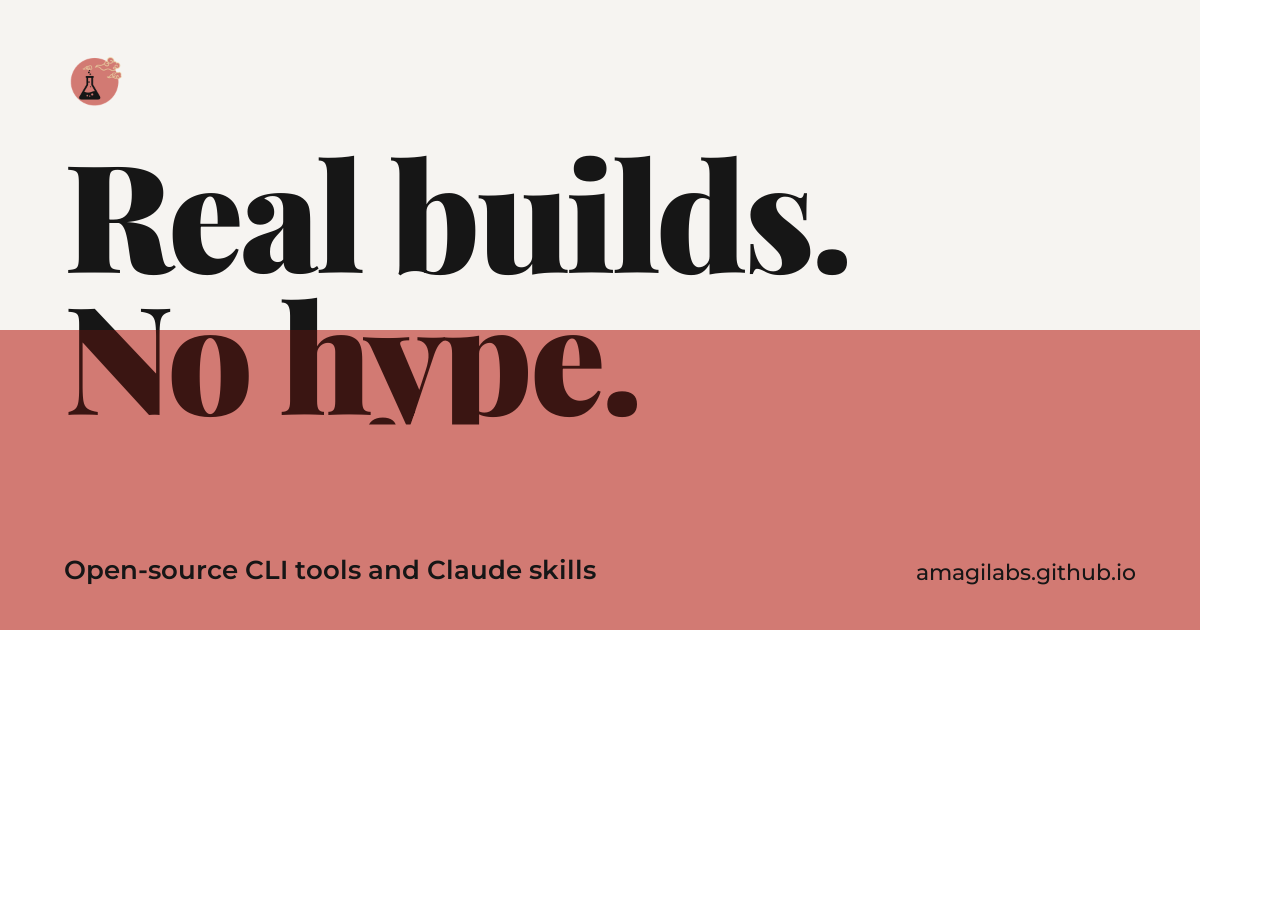
<file: scripts/og.html>
<!doctype html>
<html lang="en">
<head>
<meta charset="utf-8">
<title>AmagiLabs social card</title>
<meta name="robots" content="noindex">
<style>
@font-face { font-family: "Montserrat"; src: url("../assets/fonts/montserrat-latin.woff2") format("woff2"); font-weight: 400 700; }
@font-face { font-family: "Playfair Display"; src: url("../assets/fonts/playfair-display-latin.woff2") format("woff2"); font-weight: 600 900; }
html, body { margin: 0; }
.card { position: relative; width: 1200px; height: 630px; overflow: hidden; background: #F6F4F1; font-family: "Montserrat", sans-serif; color: #161616; }
.low { position: absolute; left: 0; right: 0; top: 330px; bottom: 0; background: #D27A73; }
.type { position: absolute; left: 64px; top: calc(330px - 1.27em); font-size: 150px; display: grid; }
.type span { grid-area: 1 / 1; font: 900 1em/.95 "Playfair Display", serif; letter-spacing: -.025em; white-space: nowrap; }
.type span b { display: block; font-weight: 900; }
.top { color: #161616; clip-path: inset(0 0 calc(100% - 1.27em) 0); }
.bot { color: #3A1512; clip-path: inset(1.27em 0 0 0); }
.mark { position: absolute; left: 64px; top: 48px; display: flex; align-items: center; gap: 16px; }
.mark img { width: 64px; height: 64px; }
.mark .wm { height: 40px; }
.mark .wm svg { height: 40px; width: auto; display: block; }
.foot { position: absolute; left: 64px; right: 64px; bottom: 44px; display: flex; justify-content: space-between; align-items: end; font-size: 26px; font-weight: 600; color: #161616; }
.foot small { font-size: 22px; font-weight: 500; }
</style>
</head>
<body>
<div class="card">
  <div class="low"></div>
  <div class="mark"><img src="../assets/brand/amagilabs-icon-192.png" alt=""><span class="wm" id="wm"></span></div>
  <div class="type" aria-label="Real builds. No hype.">
    <span class="top"><b>Real builds.</b><b>No hype.</b></span>
    <span class="bot" aria-hidden="true"><b>Real builds.</b><b>No hype.</b></span>
  </div>
  <div class="foot"><span id="count">Open-source CLI tools and Claude skills</span><small>amagilabs.github.io</small></div>
</div>
</body>
</html>
</file>
<file: assets/site.css>
/* AmagiLabs: amagilabs.github.io
   Tokens run in three layers: primitives (the brand's own values), chapter tokens (what a field
   of the page is painted with), component tokens (what a control takes from its chapter).
   Every section is a chapter; the fixed header takes the chapter beneath it. */

@font-face {
  font-family: "Montserrat";
  src: url("fonts/montserrat-latin.woff2") format("woff2");
  font-weight: 400 700;
  font-display: swap;
}
@font-face {
  font-family: "Playfair Display";
  src: url("fonts/playfair-display-latin.woff2") format("woff2");
  font-weight: 600 900;
  font-display: swap;
}

/* ---------------------------------------------------------------- 1. primitives */
:root {
  --c-cream: #F6F4F1;
  --c-ink: #161616;
  --c-clay: #D27A73;
  --c-clay-deep: #B4544B;
  --c-sand: #E6C89C;
  --c-coal: #2B2523;
  --c-submerged: #3A1512;
  --c-stone: #5A524D;
  --c-umber: #5A4A3C;

  --f-text: "Montserrat", system-ui, -apple-system, "Segoe UI", sans-serif;
  --f-display: "Playfair Display", Georgia, "Times New Roman", serif;
  --f-code: ui-monospace, "Cascadia Code", "SF Mono", Consolas, monospace; /* taste-skill-ignore: only the literal pipx commands use it */

  --pad: clamp(20px, 4.5vw, 64px);
  --bar-h: 72px;
  --r-s: 6px;
  --r-m: 10px;
  --ease-out: cubic-bezier(.2, .7, .2, 1);
  --t-fast: 160ms;
  --t-chapter: 300ms;
  --t-reveal: 640ms;

  /* ---------------------------------------------------------------- 2. chapters (light) */
  --paper-ground: var(--c-cream);
  --paper-fg: var(--c-ink);
  --paper-muted: var(--c-stone);
  --paper-tint: rgba(22, 22, 22, .07);

  --clay-ground: var(--c-clay);
  --clay-fg: var(--c-ink);
  --clay-muted: var(--c-submerged);
  --clay-tint: rgba(22, 22, 22, .1);

  --ink-ground: var(--c-ink);
  --ink-fg: var(--c-cream);
  --ink-muted: var(--c-sand);
  --ink-tint: rgba(246, 244, 241, .09);

  --sand-ground: var(--c-sand);
  --sand-fg: var(--c-ink);
  --sand-muted: var(--c-umber);
  --sand-tint: rgba(22, 22, 22, .08);

  --hero-top-ink: var(--c-ink);
  --hero-low-ink: var(--c-submerged);

  color-scheme: light dark;
}

@media (prefers-color-scheme: dark) {
  :root {
    --paper-ground: var(--c-ink);
    --paper-fg: var(--c-cream);
    --paper-muted: var(--c-sand);
    --paper-tint: rgba(246, 244, 241, .09);

    --ink-ground: var(--c-coal);
    --ink-tint: rgba(246, 244, 241, .1);

    --hero-top-ink: var(--c-cream);
  }
}

[data-chapter="paper"], .bar[data-ink="paper"] {
  --ground: var(--paper-ground); --fg: var(--paper-fg); --muted: var(--paper-muted); --tint: var(--paper-tint);
  --action-bg: var(--c-clay); --action-fg: var(--c-ink);
}
[data-chapter="clay"], .bar[data-ink="clay"] {
  --ground: var(--clay-ground); --fg: var(--clay-fg); --muted: var(--clay-muted); --tint: var(--clay-tint);
  --action-bg: var(--c-ink); --action-fg: var(--c-cream);
}
[data-chapter="ink"], .bar[data-ink="ink"] {
  --ground: var(--ink-ground); --fg: var(--ink-fg); --muted: var(--ink-muted); --tint: var(--ink-tint);
  --action-bg: var(--c-clay); --action-fg: var(--c-ink);
}
[data-chapter="sand"], .bar[data-ink="sand"] {
  --ground: var(--sand-ground); --fg: var(--sand-fg); --muted: var(--sand-muted); --tint: var(--sand-tint);
  --action-bg: var(--c-ink); --action-fg: var(--c-cream);
}
[data-chapter] { background: var(--ground); color: var(--fg); }

/* ---------------------------------------------------------------- 3. components */
:root {
  --code-bg: var(--tint);
  --btn-h: 44px;
  --focus: 3px solid currentColor;
}

/* ---------------------------------------------------------------- base */
*, *::before, *::after { box-sizing: border-box; }
html { -webkit-text-size-adjust: 100%; scroll-padding-top: calc(var(--bar-h) + 16px); }
@media (prefers-reduced-motion: no-preference) { html { scroll-behavior: smooth; } }
body {
  margin: 0;
  font: 400 17px/1.6 var(--f-text);
  background: var(--paper-ground);
  color: var(--paper-fg);
  text-rendering: optimizeLegibility;
  -webkit-font-smoothing: antialiased;
}
img, video { display: block; max-width: 100%; height: auto; }
h1, h2, h3, h4, p, ul, ol, figure { margin: 0; }
ul, ol { padding: 0; list-style: none; }
a { color: inherit; text-decoration-thickness: 2px; text-underline-offset: .18em; }
a:hover { text-decoration-thickness: 3px; }
button, input { font: inherit; color: inherit; }
button { cursor: pointer; }
:focus-visible { outline: var(--focus); outline-offset: 3px; border-radius: 2px; }
::selection { background: var(--c-clay); color: var(--c-ink); }
code { font-family: var(--f-code); font-size: .88em; }
.sr-only {
  position: absolute !important; width: 1px; height: 1px; padding: 0; margin: -1px;
  overflow: hidden; clip: rect(0 0 0 0); white-space: nowrap; border: 0;
}
.skip {
  position: fixed; left: 12px; top: 12px; z-index: 100; padding: 12px 18px;
  background: var(--c-ink); color: var(--c-cream); font-weight: 600; border-radius: var(--r-s);
  transform: translateY(-160%); transition: transform var(--t-fast) var(--ease-out);
}
.skip:focus { transform: none; }

/* ---------------------------------------------------------------- header */
.bar {
  position: fixed; inset: 0 0 auto 0; z-index: 50; height: var(--bar-h);
  display: flex; align-items: center; gap: 28px; padding: 0 var(--pad);
  background: var(--ground); color: var(--fg);
  transition: background-color var(--t-chapter) ease, color var(--t-chapter) ease;
}
.mark { display: flex; align-items: center; gap: 12px; text-decoration: none; min-height: 44px; }
.mark img { width: 40px; height: 40px; }
.wordmark svg { display: block; height: 36px; width: auto; }
.nav { display: flex; gap: 4px; margin-left: auto; }
.nav a, .menu summary {
  display: inline-flex; align-items: center; min-height: 44px; padding: 0 14px;
  font-weight: 600; font-size: 15px; text-decoration: none; border-radius: var(--r-s);
  transition: background-color var(--t-fast) ease;
}
.nav a:hover, .menu summary:hover { background: var(--tint); }
.action {
  display: inline-flex; align-items: center; min-height: 44px; padding: 0 20px;
  background: var(--action-bg); color: var(--action-fg); font-weight: 700; font-size: 15px;
  text-decoration: none; border-radius: var(--r-s);
  transition: background-color var(--t-chapter) ease, color var(--t-chapter) ease, transform var(--t-fast) var(--ease-out);
}
.action:hover { transform: translateY(-2px); }
.action:active { transform: translateY(1px) scale(.98); }
.menu { display: none; position: relative; margin-left: auto; }
.menu summary { list-style: none; cursor: pointer; }
.menu summary::-webkit-details-marker { display: none; }
.menu nav {
  position: absolute; right: 0; top: calc(100% + 12px); min-width: 200px; padding: 8px;
  display: grid; background: var(--c-ink); color: var(--c-cream); border-radius: var(--r-m);
}
.menu nav a { display: flex; align-items: center; min-height: 48px; padding: 0 14px; font-weight: 600; text-decoration: none; border-radius: var(--r-s); }
.menu nav a:hover { background: rgba(246, 244, 241, .12); }

/* ---------------------------------------------------------------- hero: one headline across two fields */
.hero {
  --seam: 50svh;
  --h: clamp(64px, 10.4vw, 172px);
  --cut: 1.27em;                 /* the seam crosses line two a third of the way down */
  position: relative; min-height: 130svh; overflow: hidden;
}
.field { position: absolute; left: 0; right: 0; }
.field-top { top: 0; height: var(--seam); }
.field-low { top: var(--seam); bottom: 0; }
.hero-type {
  position: absolute; left: var(--pad); right: var(--pad);
  top: calc(var(--seam) - var(--cut));
  margin: 0; font-size: var(--h);
  display: grid;
}
.headline {
  display: block; grid-area: 1 / 1;
  font: 900 1em/.95 var(--f-display);
  letter-spacing: -.025em;
}
.headline .line { display: block; white-space: nowrap; }
.ink-top { color: var(--hero-top-ink); clip-path: inset(0 0 calc(100% - var(--cut)) 0); }
.ink-low { color: var(--hero-low-ink); clip-path: inset(var(--cut) 0 0 0); pointer-events: none; }
.slot {
  display: inline-block; width: 2.5em; height: .72em; vertical-align: -.02em;
  border-radius: .08em; overflow: hidden; background: var(--c-ink);
}
.ink-low .slot { visibility: hidden; }
.slot-clip { width: 100%; height: 100%; object-fit: cover; object-position: left top; }
.hero-more {
  position: absolute; left: var(--pad); right: var(--pad); top: calc(var(--seam) + .72 * var(--h) + 48px);
  display: grid; grid-template-columns: minmax(0, 5fr) minmax(0, 7fr); gap: clamp(32px, 5vw, 88px);
  align-items: start; color: var(--c-ink);
}
.hero-sub { max-width: 34ch; font-size: 22px; font-weight: 500; line-height: 1.45; }
.hero-shots { display: grid; grid-template-columns: 1fr 1fr; gap: 20px 24px; }
.hero-shots a { display: block; text-decoration: none; font-size: 15px; font-weight: 600; }
.hero-shots img {
  width: 100%; aspect-ratio: 16 / 10; object-fit: cover; object-position: left top;
  border-radius: var(--r-m); background: var(--c-ink);
  transition: transform 260ms var(--ease-out);
}
.hero-shots a:hover img { transform: translateY(-4px); }
.hero-shots span { display: block; margin-top: 10px; }
.hero-shots a:hover span { text-decoration: underline; text-decoration-thickness: 2px; text-underline-offset: .18em; }

/* ---------------------------------------------------------------- tools: statement, table pushed right */
.tools { padding: clamp(96px, 12vw, 168px) var(--pad) clamp(80px, 10vw, 140px); }
.statement {
  font: 800 clamp(34px, 4.5vw, 68px)/1.05 var(--f-display);
  letter-spacing: -.02em; max-width: 18ch; margin-bottom: clamp(48px, 6vw, 88px);
}
.tools-grid {
  display: grid; grid-template-columns: minmax(0, 5fr) minmax(0, 7fr);
  gap: clamp(32px, 5vw, 88px); align-items: start;
}
.preview { position: sticky; top: calc(var(--bar-h) + 32px); }
.preview-img {
  width: 100%; border-radius: var(--r-m); background: var(--c-ink);
  transition: opacity 220ms ease, transform 320ms var(--ease-out);
}
.preview-img.swap { opacity: .25; transform: scale(.985); }
.preview-cap { margin-top: 14px; font-size: 15px; color: var(--muted); }
.group + .group { margin-top: clamp(56px, 6vw, 88px); }
.group-name { font: 800 32px/1.15 var(--f-display); margin-bottom: 8px; }
.row { padding: 22px 0 22px; }
.row-name { font: 700 22px/1.25 var(--f-text); letter-spacing: -.01em; overflow-wrap: anywhere; }
.row-name a { text-decoration: none; }
.row-name a:hover, .row.on .row-name a { text-decoration: underline; text-decoration-thickness: 3px; }
.row-name .pre { color: var(--muted); font-weight: 500; }
.row-desc { margin-top: 6px; max-width: 64ch; }
.row-meta { margin-top: 12px; display: flex; flex-wrap: wrap; align-items: center; gap: 8px 12px; }
.cmd {
  display: inline-flex; align-items: center; min-height: var(--btn-h); padding: 0 14px;
  background: var(--code-bg); border-radius: var(--r-s); font-size: 15px;
  overflow-wrap: anywhere;
}
.copy {
  min-height: var(--btn-h); min-width: 72px; padding: 0 16px; border: 0; border-radius: var(--r-s);
  background: var(--fg); color: var(--ground); font-weight: 700; font-size: 15px;
  transition: transform var(--t-fast) var(--ease-out), background-color var(--t-fast) ease;
}
.copy:hover { transform: translateY(-2px); }
.copy:active { transform: scale(.96); }
.copy.done { background: var(--c-clay); color: var(--c-ink); }
.tag { font-size: 15px; font-weight: 600; color: var(--muted); }
.gh {
  display: inline-flex; align-items: center; min-height: var(--btn-h); padding: 0 4px;
  font-size: 15px; font-weight: 600;
}

/* ---------------------------------------------------------------- find: a headline you can type */
.find { padding: clamp(96px, 11vw, 160px) var(--pad); }
.find-box { max-width: 1400px; }
.find-q {
  display: block; width: 100%; padding: 0 0 .08em; border: 0; border-radius: 0;
  background: transparent; color: var(--fg); caret-color: var(--c-clay);
  font: 800 clamp(44px, 8vw, 132px)/1.1 var(--f-display); letter-spacing: -.025em;
  -webkit-appearance: none; appearance: none;
}
.find-q::-webkit-search-cancel-button { display: none; }
.find-q:focus-visible { outline: 4px solid var(--c-clay); outline-offset: 10px; }
.find-help { margin-top: 18px; color: var(--muted); }
.find-out {
  margin-top: clamp(40px, 5vw, 72px);
  display: grid; grid-template-columns: repeat(3, minmax(0, 1fr)); gap: clamp(24px, 3vw, 48px);
}
.hit-pic { width: 100%; aspect-ratio: 16 / 10; object-fit: cover; object-position: left top; border-radius: var(--r-m); background: #000; }
.hit .row-body { margin-top: 18px; }
.hit.fresh { animation: rise 420ms var(--ease-out) both; animation-delay: var(--d, 0ms); }
.find-none { grid-column: 1 / -1; font-size: 22px; }
.find-try { margin-top: 24px; display: flex; flex-wrap: wrap; gap: 12px; }
.find-try button {
  min-height: var(--btn-h); padding: 0 20px; border: 0; border-radius: var(--r-s);
  background: var(--tint); color: var(--fg); font-weight: 600; font-size: 15px;
  transition: background-color var(--t-fast) ease, color var(--t-fast) ease, transform var(--t-fast) var(--ease-out);
}
.find-try button:hover { background: var(--c-clay); color: var(--c-ink); transform: translateY(-2px); }
.find-try button:active { transform: scale(.97); }
.find-try button[aria-pressed="true"] { background: var(--c-cream); color: var(--c-ink); }

/* ---------------------------------------------------------------- about: portrait as drop cap */
.about {
  padding: clamp(96px, 11vw, 160px) var(--pad);
  display: grid; grid-template-columns: minmax(180px, 3fr) minmax(0, 9fr); gap: clamp(32px, 5vw, 96px);
}
.facts { display: grid; gap: 22px; align-content: start; font-size: 15px; padding-top: .6em; }
.facts span { display: block; font-weight: 700; }
.facts a { overflow-wrap: anywhere; }
.bio-lead { font: 600 clamp(24px, 2.5vw, 38px)/1.32 var(--f-display); max-width: 30em; }
.bio-lead strong { font-weight: 900; }
.dropcap {
  float: left; width: 3.6em; height: 3.6em; margin: .12em .5em .1em 0;
  shape-outside: circle(50%);
}
.bio-more { clear: both; margin-top: 40px; max-width: 62ch; padding-top: 4px; }

/* ---------------------------------------------------------------- footer: contact as the headline */
.foot {
  min-height: 92svh; padding: clamp(56px, 6vw, 88px) var(--pad) 40px;
  display: flex; flex-direction: column; justify-content: space-between; gap: 56px;
}
.foot-top { display: flex; flex-wrap: wrap; align-items: flex-start; gap: 16px 48px; }
.foot-note { max-width: 34ch; font-size: 17px; font-weight: 500; }
.foot-note img { display: inline-block; width: 32px; height: 32px; vertical-align: middle; margin-right: 8px; }
.foot-up {
  margin-left: auto; display: inline-flex; align-items: center; min-height: 44px; font-weight: 700;
}
.foot-mail {
  display: block; text-decoration: none;
  font: 900 clamp(26px, 6.6vw, 124px)/.98 var(--f-display); letter-spacing: -.03em;
}
.foot-mail span { display: block; }
.foot-mail span:first-child { font-size: 1.55em; }
.foot-mail:hover span:last-child { text-decoration: underline; text-decoration-thickness: .06em; text-underline-offset: .12em; }
.foot-meta {
  display: grid; grid-template-columns: repeat(3, minmax(0, 1fr)); gap: 16px 40px;
  font-size: 15px; font-weight: 500;
}
.foot-meta p:first-child { display: flex; gap: 20px; flex-wrap: wrap; }
.foot-meta a { display: inline-flex; align-items: center; min-height: 44px; }
.foot-meta p { align-self: center; }
.foot-meta p:last-child { text-align: right; }

/* ---------------------------------------------------------------- motion */
@keyframes rise { from { opacity: 0; transform: translateY(20px); } to { opacity: 1; transform: none; } }
html.rv [data-reveal]:not(.in) { opacity: 0; transform: translateY(24px); }
html.rv [data-reveal] {
  transition: opacity var(--t-reveal) var(--ease-out), transform var(--t-reveal) var(--ease-out);
  transition-delay: var(--d, 0ms);
}
@media (prefers-reduced-motion: reduce) {
  *, *::before, *::after { transition-duration: 1ms !important; animation-duration: 1ms !important; animation-delay: 0ms !important; }
  html.rv [data-reveal]:not(.in) { transform: none; }
  .action:hover, .copy:hover, .find-try button:hover { transform: none; }
}

/* ---------------------------------------------------------------- responsive */
@media (max-width: 1080px) {
  .nav a { padding: 0 10px; }
}
@media (max-width: 900px) {
  .nav { display: none; }
  .menu { display: block; }
  .tools-grid { grid-template-columns: 1fr; }
  .preview { position: static; max-width: 640px; }
  .find-out { grid-template-columns: 1fr 1fr; }
  .hero-more { grid-template-columns: 1fr; }
  .hero { min-height: max(130svh, 1180px); }
  .about { grid-template-columns: 1fr; }
  .facts { grid-template-columns: repeat(3, minmax(0, 1fr)); padding-top: 0; order: 2; }
  .foot-meta { grid-template-columns: 1fr; }
  .foot-meta p:last-child { text-align: left; }
}
@media (max-width: 640px) {
  :root { --bar-h: 64px; }
  body { font-size: 16px; }
  .bar { gap: 8px; }
  .wordmark { display: none; }
  .action { padding: 0 14px; }
  .menu summary { padding: 0 12px; }
  .hero { --h: clamp(48px, 16vw, 96px); --seam: 36svh; min-height: max(124svh, 980px); }
  .slot { display: none; }
  .hero-more { top: calc(var(--seam) + .72 * var(--h) + 28px); gap: 28px; }
  .hero-sub { font-size: 20px; }
  .hero-shots { gap: 16px; }
  .hero-shots a { overflow-wrap: anywhere; }
  .row-name { font-size: 20px; }
  .cmd { font-size: 13px; }
  .find-out { grid-template-columns: 1fr; }
  .find-help { font-size: 16px; }
  .find-try button { flex: 1 1 100%; justify-content: flex-start; text-align: left; }
  .facts { grid-template-columns: 1fr; gap: 16px; }
  .bio-lead { font-size: 20px; }
  .dropcap { width: 3em; height: 3em; }
  .foot-up { margin-left: 0; }
}

/* ---------------------------------------------------------------- 404 */
.lost { min-height: 100svh; padding: var(--pad); display: grid; align-content: center; gap: 24px; font-size: 19px; }
.lost .statement { margin: 0; }
</file>
